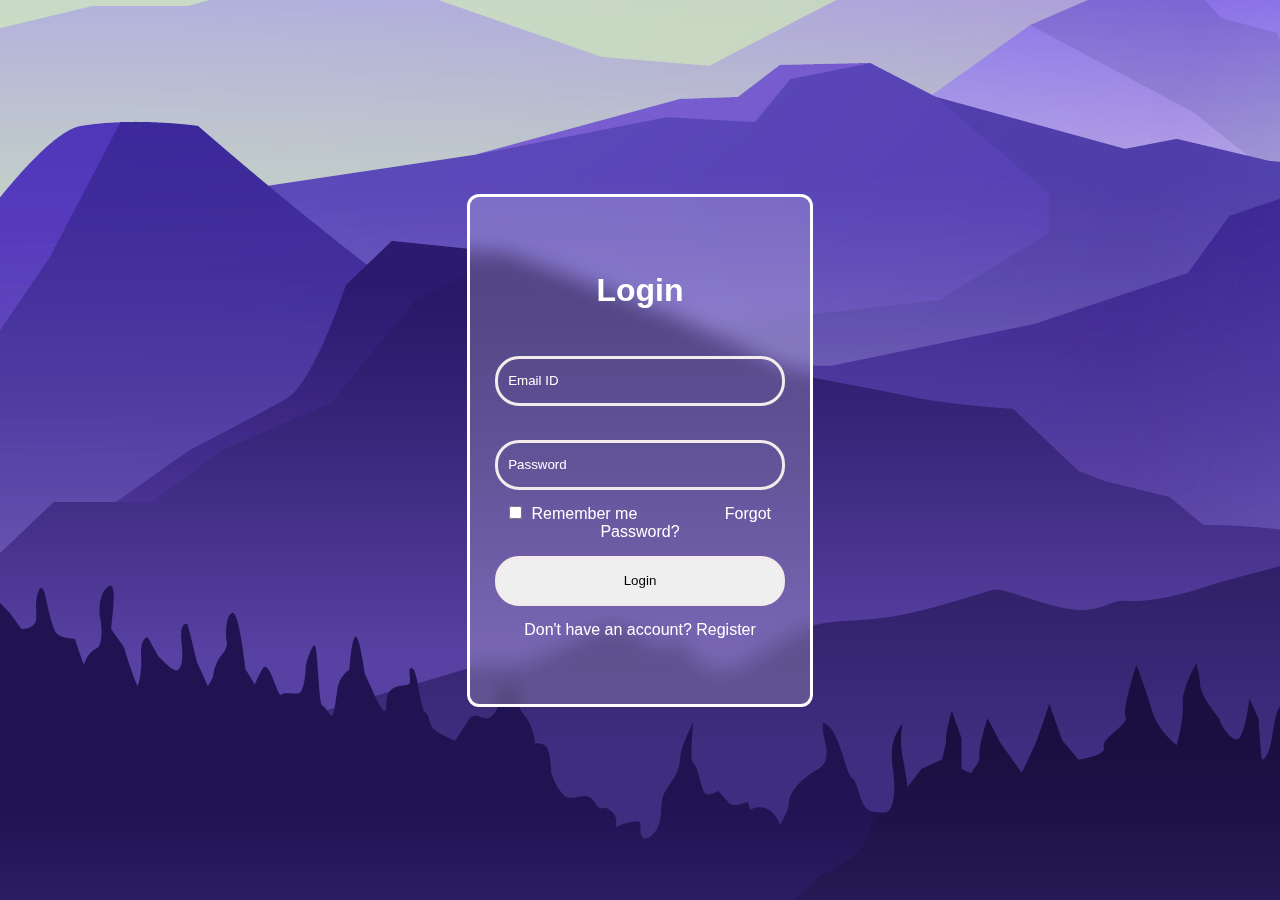
<file: Task-1/index.html>
<!DOCTYPE html>
<html lang="en">
  <head>
    <meta charset="UTF-8" />
    <meta name="viewport" content="width=device-width, initial-scale=1.0" />
    <title>Task-1</title>
    <link rel="stylesheet" href="./style.css" />
    <link
      rel="stylesheet"
      href="https://cdnjs.cloudflare.com/ajax/libs/font-awesome/6.5.2/css/all.min.css"
      integrity="sha512-SnH5WK+bZxgPHs44uWIX+LLJAJ9/2PkPKZ5QiAj6Ta86w+fsb2TkcmfRyVX3pBnMFcV7oQPJkl9QevSCWr3W6A=="
      crossorigin="anonymous"
      referrerpolicy="no-referrer"
    />
  </head>
  <body>
    <div class="background">
      <div class="login">
        <h1>Login</h1>
        <div class="input-box">
          <input
            value="Email ID"
            class="name"
            type="email"
            placeholder="Email ID"
          />

          <i class="fa-solid fa-envelope"></i>
        </div>

        <div class="input-box">
          <input
            value="Password"
            class="name"
            type="text"
            placeholder="Password"
          />
          <i class="fa-solid fa-lock"></i>
        </div>

        <input id="checbox" class="checbox" type="checkbox" />
        <label for="checbox" class="first">Remember me</label>

        <a href="#" class="forgot"> Forgot Password?</a><br />

        <button>Login</button>
        <p>Don't have an account? <a href="/register.html">Register</a></p>
      </div>
    </div>
  </body>
</html>
</file>
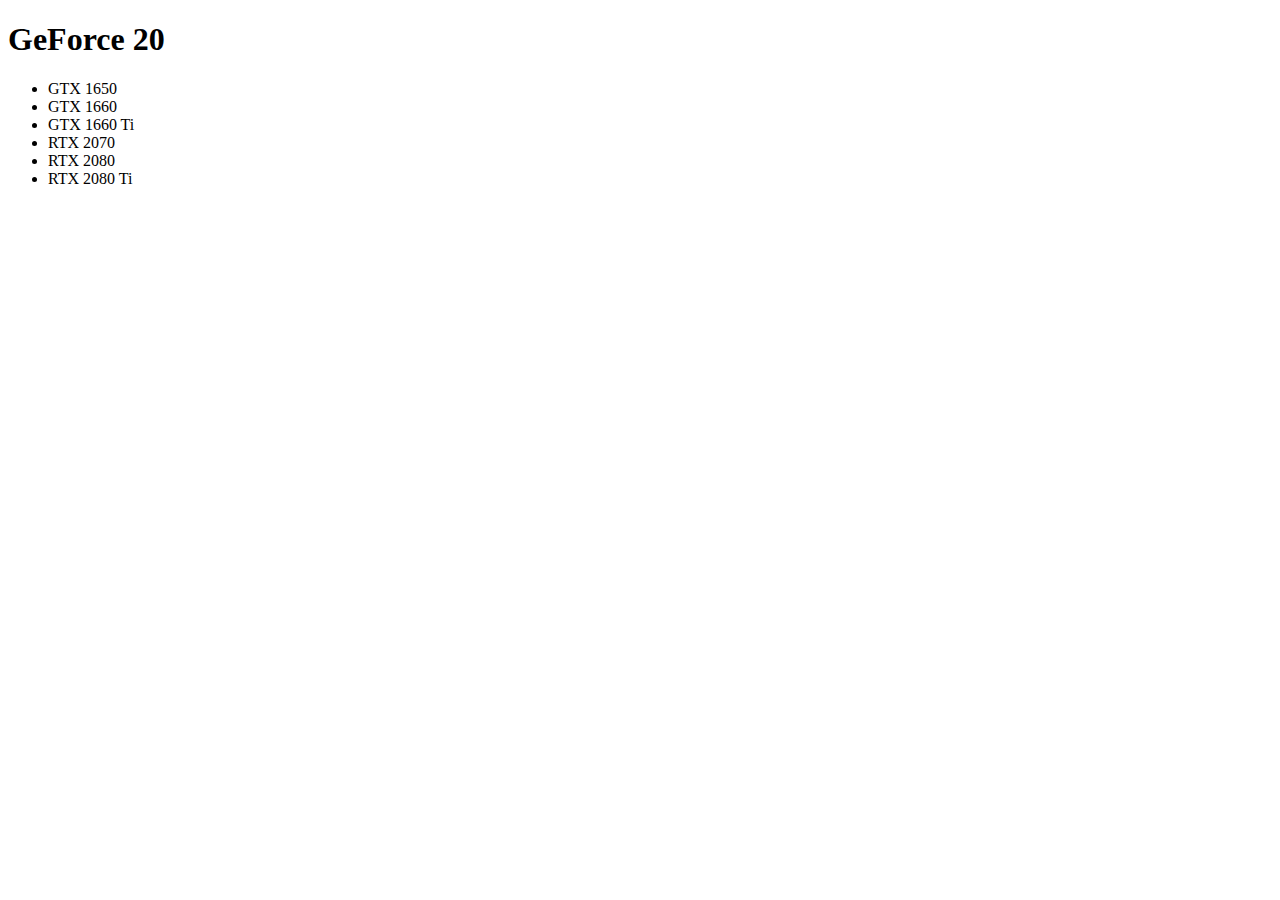
<file: Task-18 (JS DOM)/index.html>
<!DOCTYPE html>
<html lang="en">
<head>
    <meta charset="UTF-8">
    <meta name="viewport" content="width=device-width, initial-scale=1.0">
    <title>JS DOM</title>
</head>
<body>
    <h1>GeForce 20</h1>
<ul>
  <li>GTX 1650</li>
  <li>GTX 1660</li>
  <li class="primary">GTX 1660 Ti</li>
  <li>RTX 2070</li>
  <li>RTX 2080</li>
  <li  id="list" class="primary">RTX 2080 Ti</li>
</ul>
<script src="./app.js"></script>
</body>
</html>
</file>
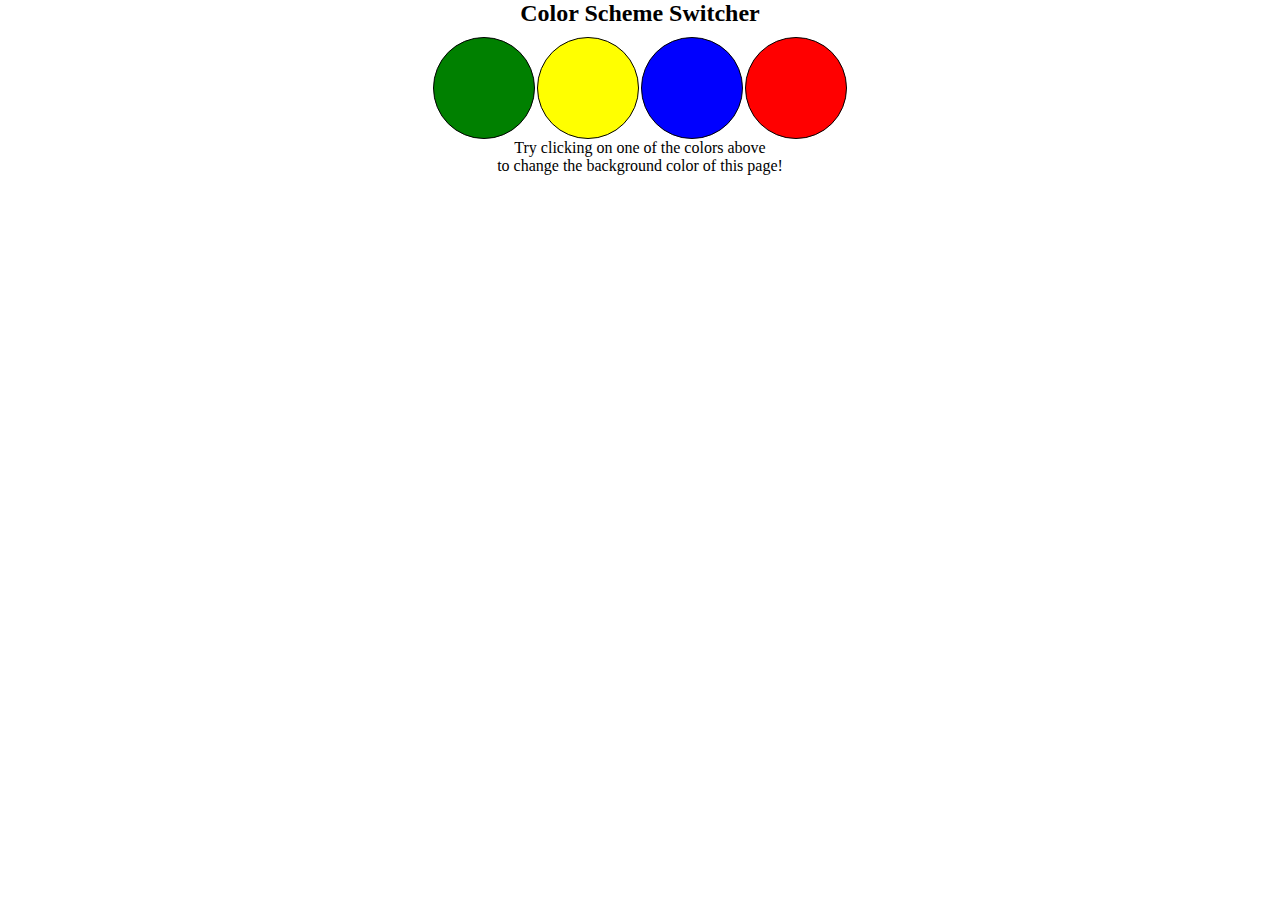
<file: Task-19 (JS DOM-2)/index.html>
<!DOCTYPE html>
<html lang="en">
<head>
    <meta charset="UTF-8">
    <meta name="viewport" content="width=device-width, initial-scale=1.0">
    <title>JS DOM-2</title>
    <link rel="stylesheet" href="./style.css">
</head>
<body>
    <h2 id="heading">Color Scheme Switcher</h2>
    
    <div class="blogs">
        <div id="blog-1" class="blog-1"></div>
        <div id="blog-2" class="blog-2"></div>
        <div id="blog-3" class="blog-3"></div>
        <div id="blog-4" class="blog-4"></div>
    </div>
    <p>Try clicking on one of the colors above <br> to change the background color of this page!</p>
    <script src="./app.js"></script>
</body>
</html>
</file>
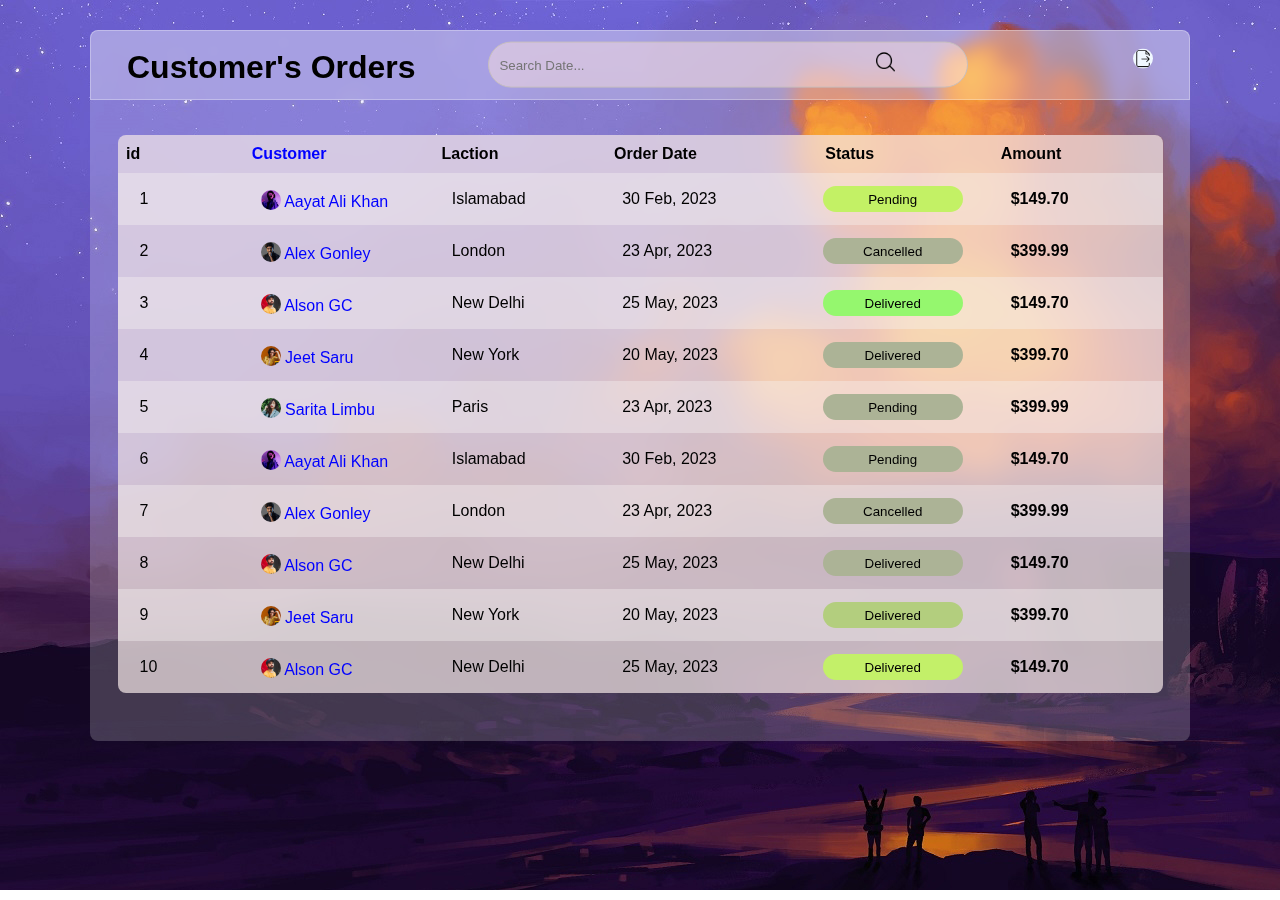
<file: Task-2/index.html>
<!DOCTYPE html>
<html lang="en">
  <head>
    <meta charset="UTF-8" />
    <meta name="viewport" content="width=device-width, initial-scale=1.0" />
    <title>Task-2</title>
    <link rel="stylesheet" href="./style.css" />
    <link
      rel="stylesheet"
      href="https://cdnjs.cloudflare.com/ajax/libs/font-awesome/6.5.2/css/all.min.css"
      integrity="sha512-SnH5WK+bZxgPHs44uWIX+LLJAJ9/2PkPKZ5QiAj6Ta86w+fsb2TkcmfRyVX3pBnMFcV7oQPJkl9QevSCWr3W6A=="
      crossorigin="anonymous"
      referrerpolicy="no-referrer"
    />
  </head>
  <body>
    <div class="background">
      <div class="heading">
        <nav>
          <h1>Customer's Orders</h1>
          <form action="">
            <input type="text" placeholder="Search Date..." />
          </form>
          <img class="search" src="./media/search.png" alt="search" />
          <img class="export" src="./media/export.png" alt="export" />
        </nav>
        <div class="tab-box">
          <table>
            <tr>
              <th>id <i class="fa-solid fa-arrow-up-long"></i></th>
              <th style="color: blue">
                Customer <i class="fa-solid fa-circle-down"></i>
              </th>
              <th>Laction <i class="fa-solid fa-arrow-down-long"></i></th>
              <th>Order Date <i class="fa-solid fa-arrow-down-long"></i></th>
              <th>Status <i class="fa-solid fa-arrow-down-long"></i></th>
              <th>Amount <i class="fa-solid fa-arrow-down-long"></i></th>
            </tr>
            <tr>
              <td>1</td>
              <td style="color: blue">
                <img src="./media/user-4.jpg" alt="user-1" /> Aayat Ali Khan
              </td>
              <td>Islamabad</td>
              <td>30 Feb, 2023</td>
              <td><button class="user-1">Pending</button></td>
              <td><b>$149.70</b></td>
            </tr>
            <tr>
              <td>2</td>
              <td style="color: blue">
                <img src="./media/user-1.jpg" alt="user-1" /> Alex Gonley
              </td>
              <td>London</td>
              <td>23 Apr, 2023</td>
              <td><button>Cancelled</button></td>
              <td><b>$399.99</b></td>
            </tr>
            <tr>
              <td>3</td>
              <td style="color: blue">
                <img src="./media/user-5.jpg" alt="user-3" /> Alson GC
              </td>
              <td>New Delhi</td>
              <td>25 May, 2023</td>
              <td><button class="user-3">Delivered</button></td>
              <td><b>$149.70</b></td>
            </tr>
            <tr>
              <td>4</td>
              <td style="color: blue">
                <img src="./media/user-6.jpg" alt="user-4" /> Jeet Saru
              </td>
              <td>New York</td>
              <td>20 May, 2023</td>
              <td><button class="user-4">Delivered</button></td>
              <td><b>$399.70</b></td>
            </tr>
            <tr>
              <td>5</td>
              <td style="color: blue">
                <img src="./media/user-3.jpg" alt="user-5" /> Sarita Limbu
              </td>
              <td>Paris</td>
              <td>23 Apr, 2023</td>
              <td><button class="user-5">Pending</button></td>
              <td><b>$399.99</b></td>
            </tr>
            <tr>
              <td>6</td>
              <td style="color: blue">
                <img src="./media/user-4.jpg" alt="user-6" /> Aayat Ali Khan
              </td>
              <td>Islamabad</td>
              <td>30 Feb, 2023</td>
              <td><button>Pending</button></td>
              <td><b>$149.70</b></td>
            </tr>
            <tr>
              <td>7</td>
              <td style="color: blue">
                <img src="./media/user-1.jpg" alt="user-7" /> Alex Gonley
              </td>
              <td>London</td>
              <td>23 Apr, 2023</td>
              <td><button>Cancelled</button></td>
              <td><b>$399.99</b></td>
            </tr>
            <tr>
              <td>8</td>
              <td style="color: blue">
                <img src="./media/user-5.jpg" alt="user-8" /> Alson GC
              </td>
              <td>New Delhi</td>
              <td>25 May, 2023</td>
              <td><button>Delivered</button></td>
              <td><b>$149.70</b></td>
            </tr>

            <tr>
              <td>9</td>
              <td style="color: blue">
                <img src="./media/user-6.jpg" alt="user-9" /> Jeet Saru
              </td>
              <td>New York</td>
              <td>20 May, 2023</td>
              <td><button class="user-9">Delivered</button></td>
              <td><b>$399.70</b></td>
            </tr>
            <tr>
              <td>10</td>
              <td style="color: blue">
                <img src="./media/user-5.jpg" alt="user-10" /> Alson GC
              </td>
              <td>New Delhi</td>
              <td>25 May, 2023</td>
              <td><button class="user-10">Delivered</button></td>
              <td><b>$149.70</b></td>
            </tr>
          </table>
        </div>
      </div>
    </div>
  </body>
</html>
</file>
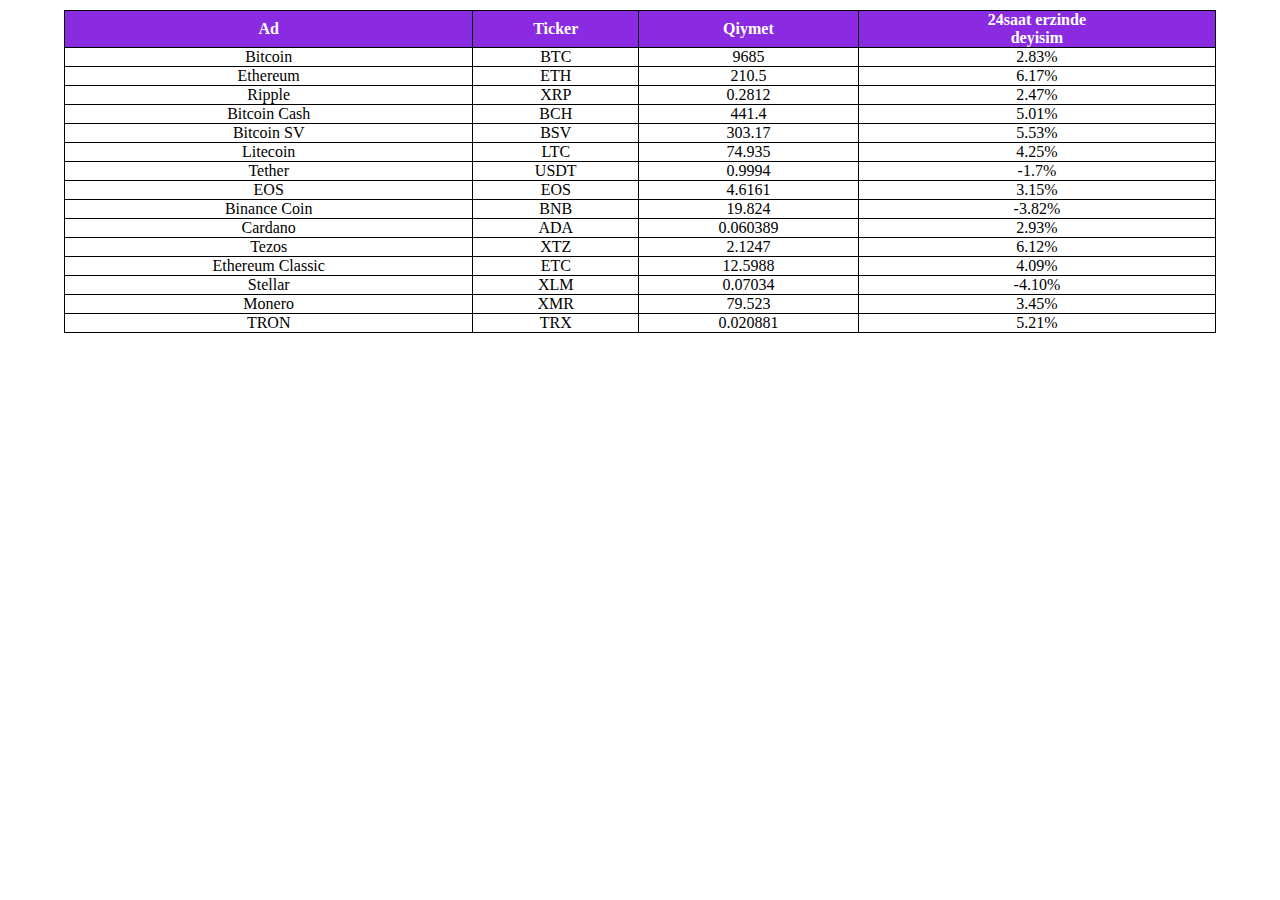
<file: Task-20 (JS DOM-3)/index.html>
<!DOCTYPE html>
<html lang="en">
<head>
  <meta charset="UTF-8">
  <meta name="viewport" content="width=device-width, initial-scale=1.0">
  <title>Js DOM-3</title>
  <link rel="stylesheet" href="./style.css">
</head>
<body>
  <div class="table-container">
    <table>
      <thead class="first-table">
        <tr>
            <th>Ad</th>
            <th>Ticker</th>
            <th>Qiymet</th>
            <th>24saat erzinde <br> deyisim</th>
          </tr>
      </thead>
      <thead id="table-js">
    </thead>
    </table>
  </div>

  <script src="./app.js"></script>
</body>
</html>
</file>
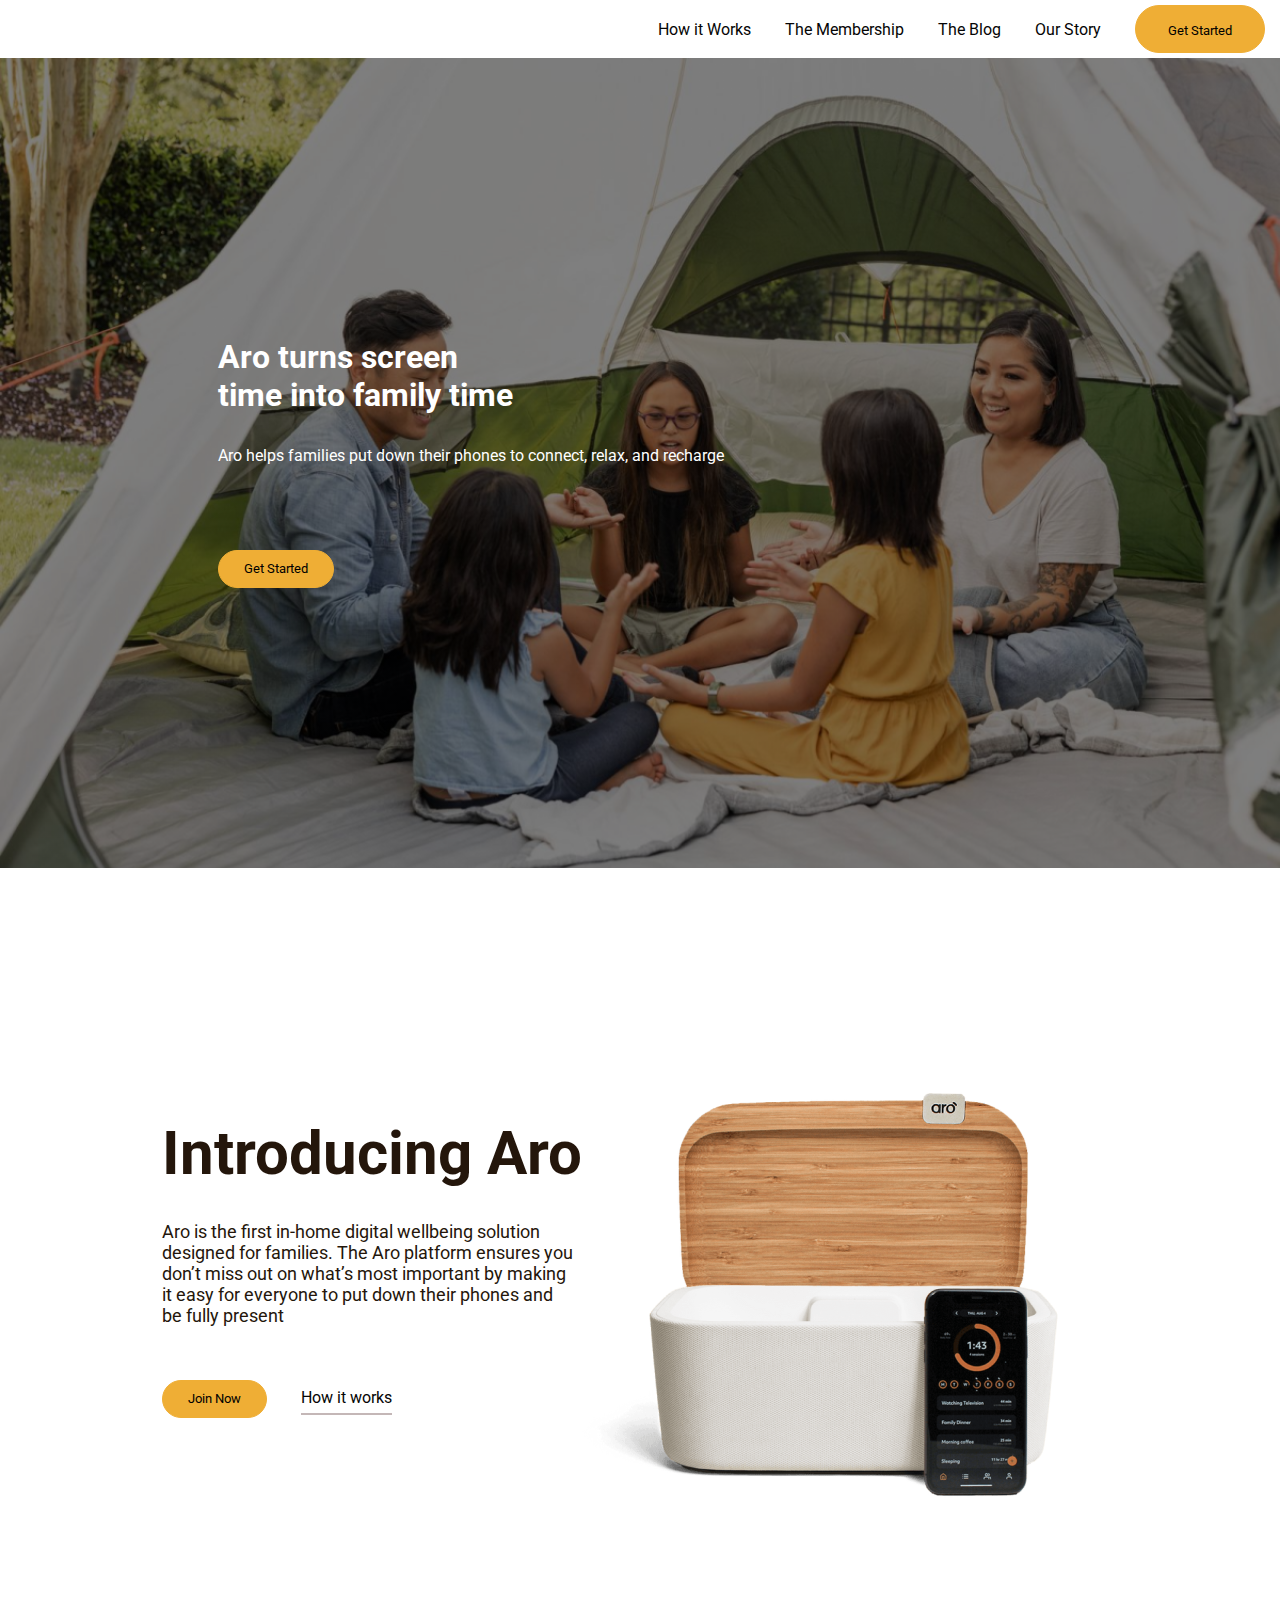
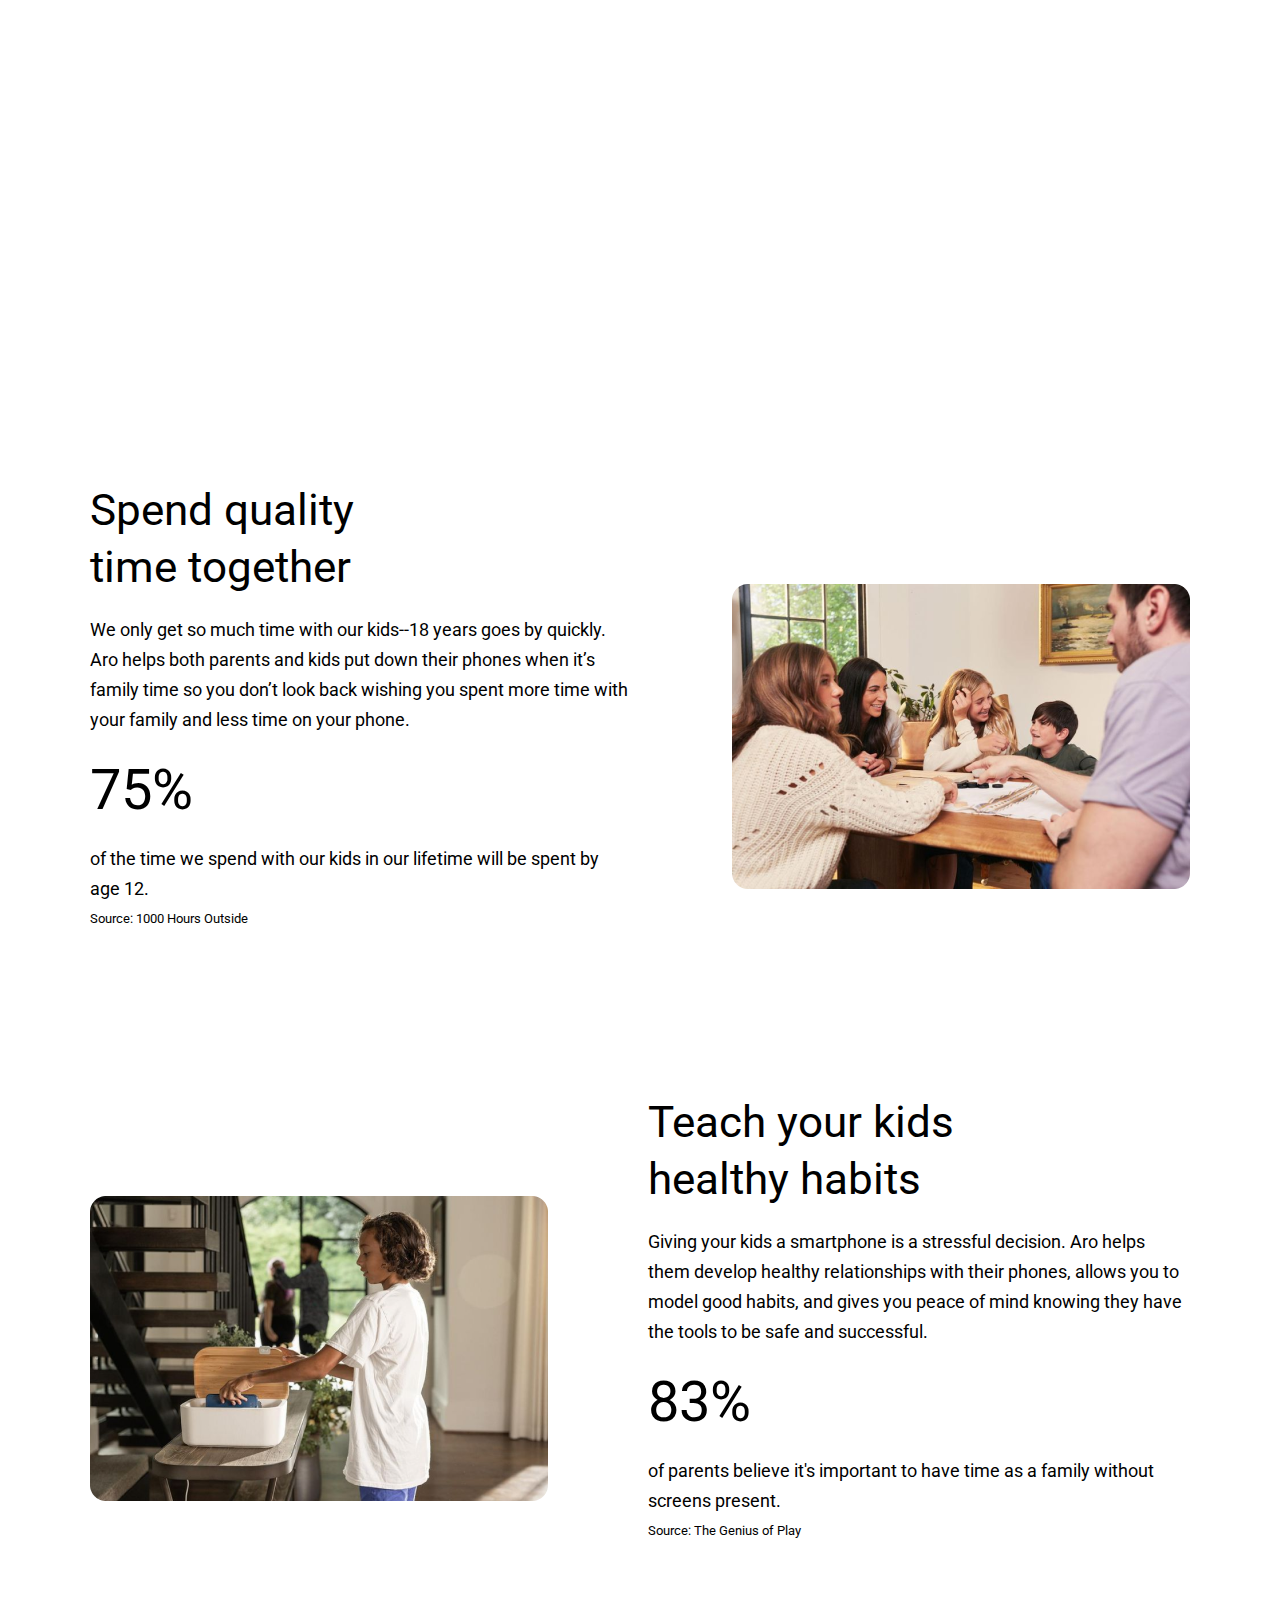
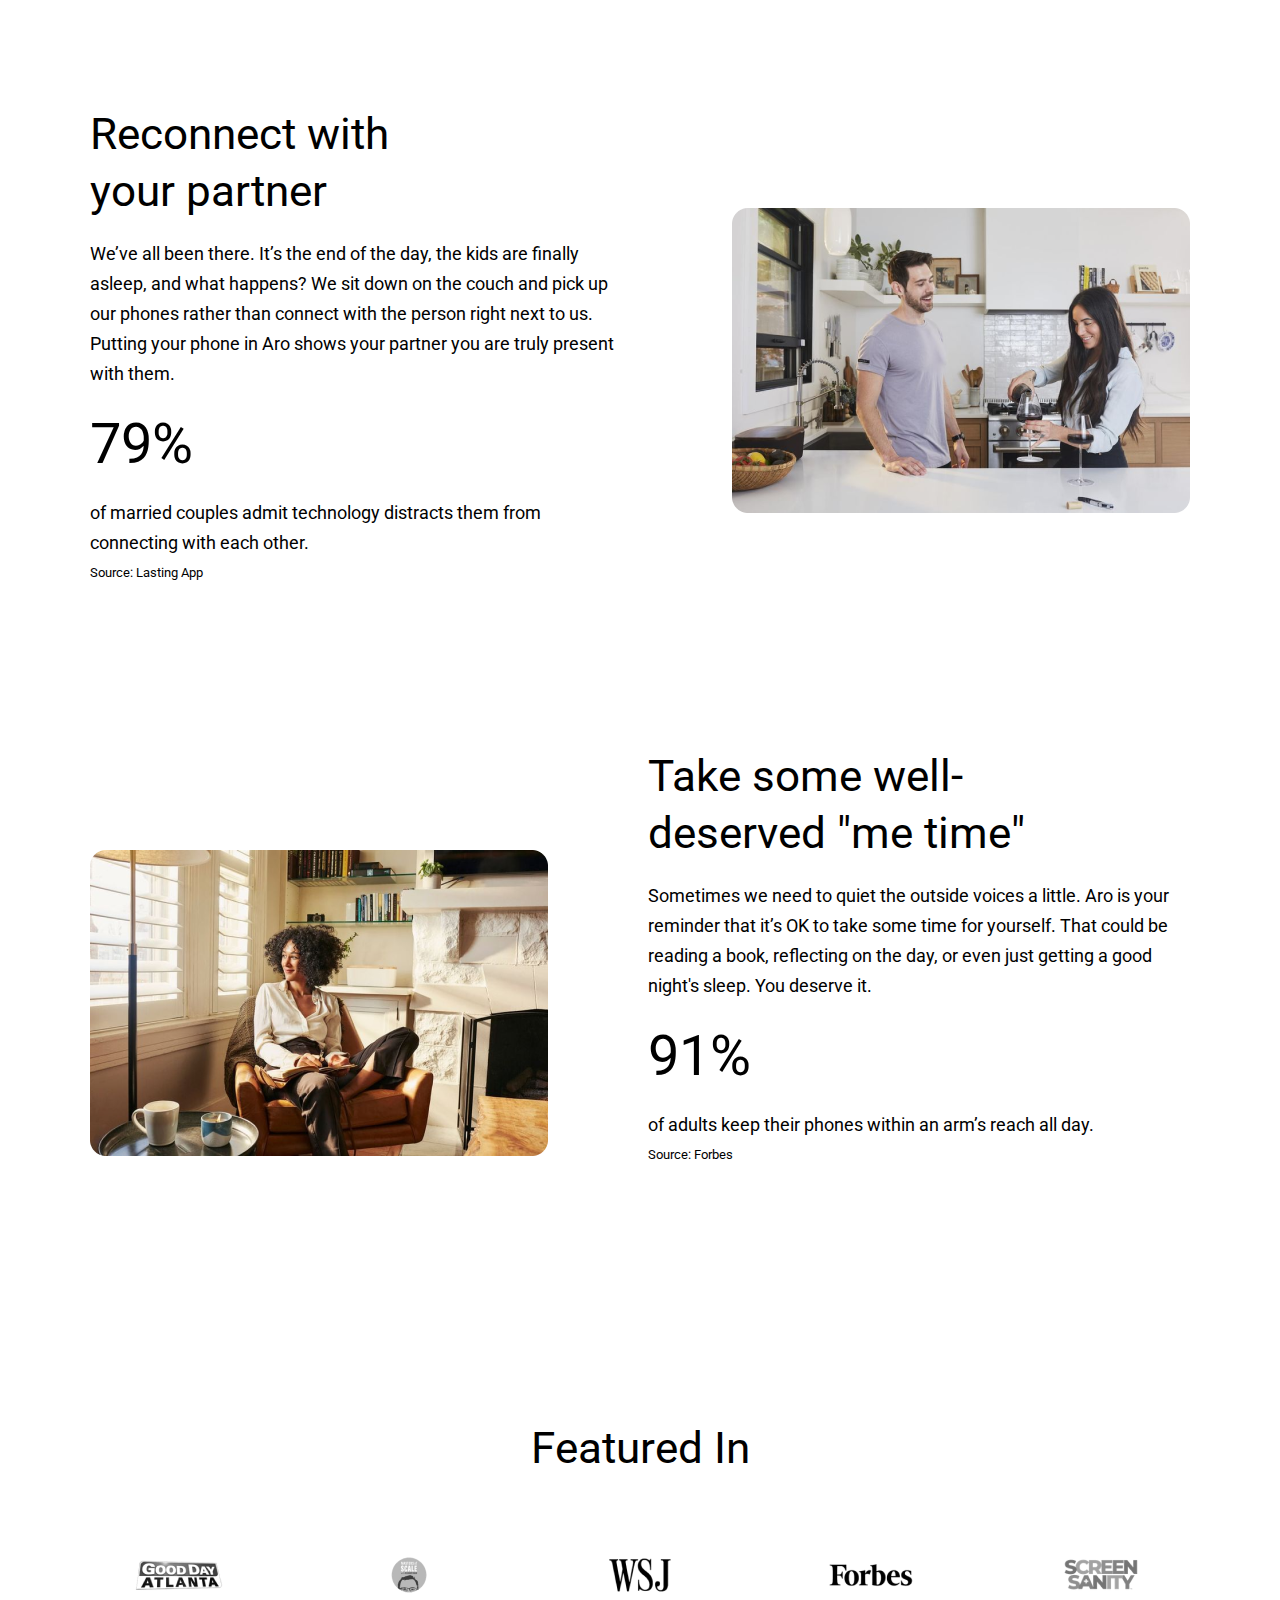
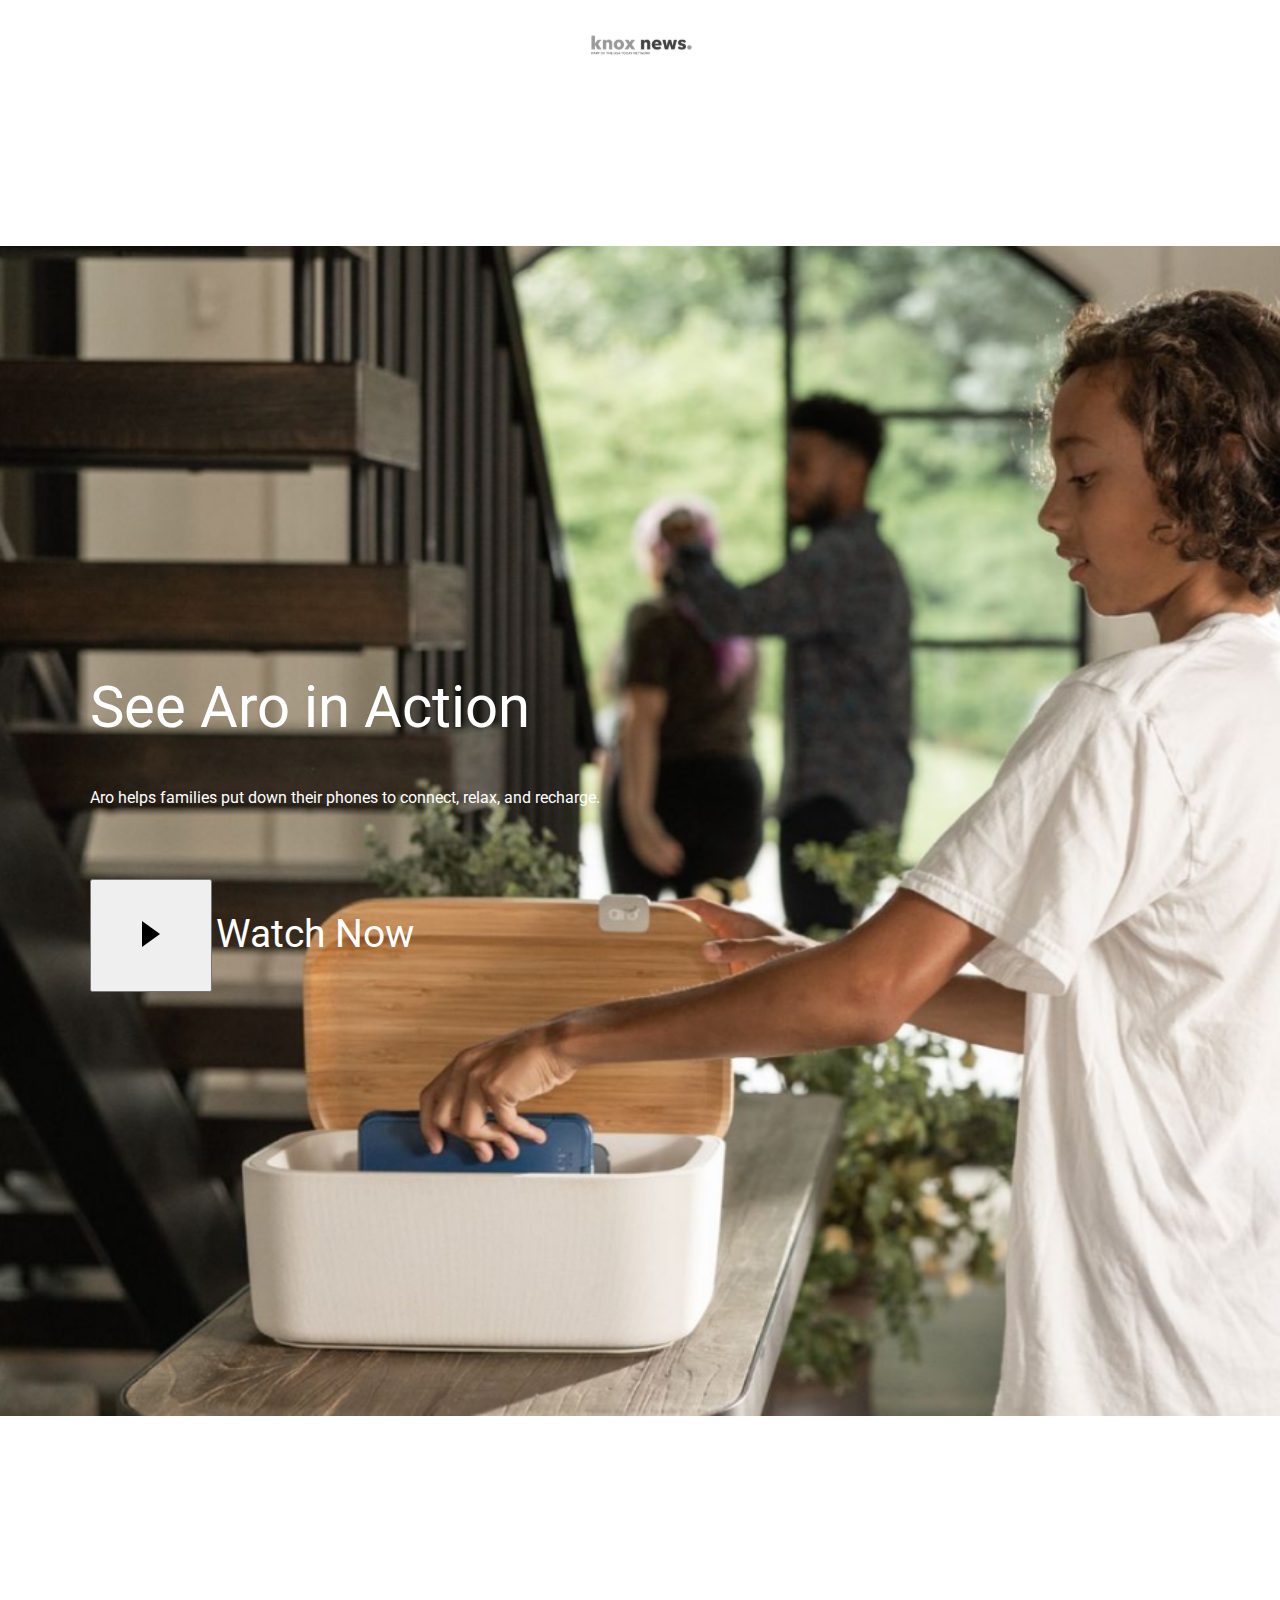
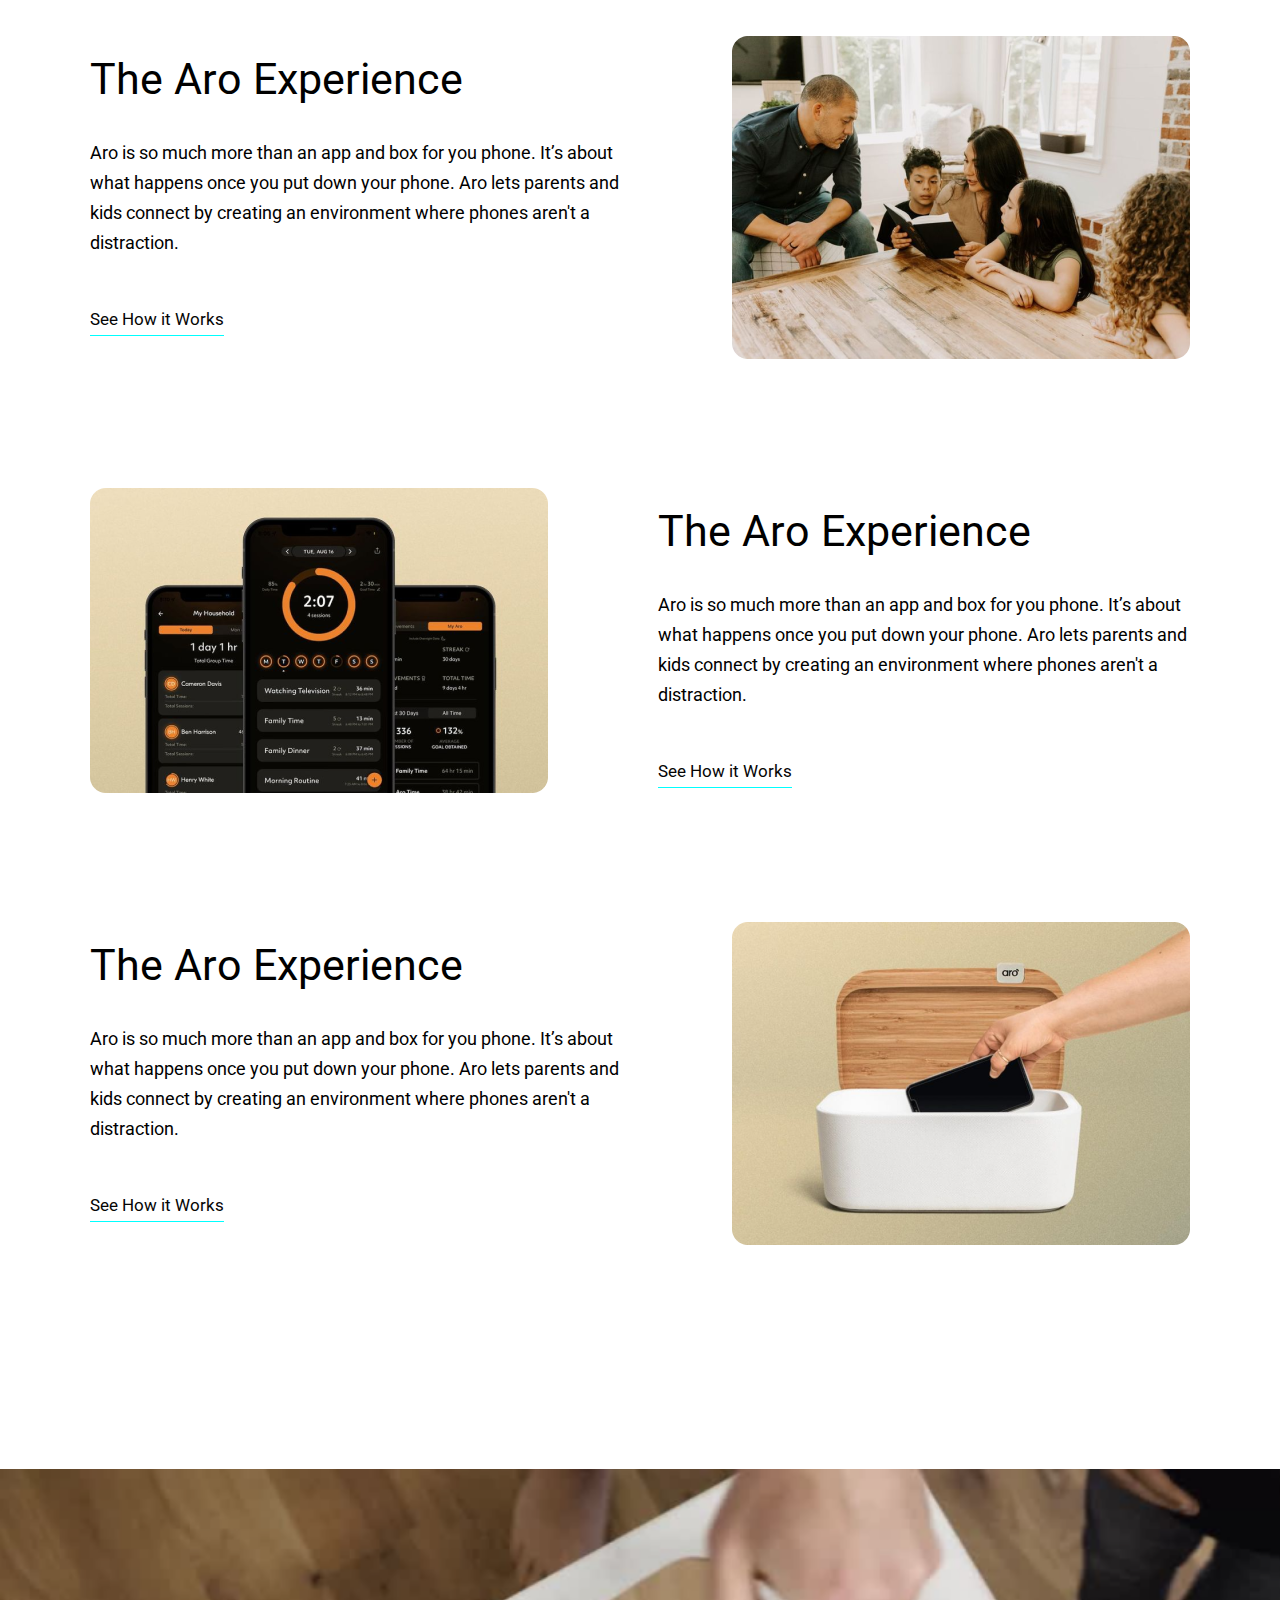
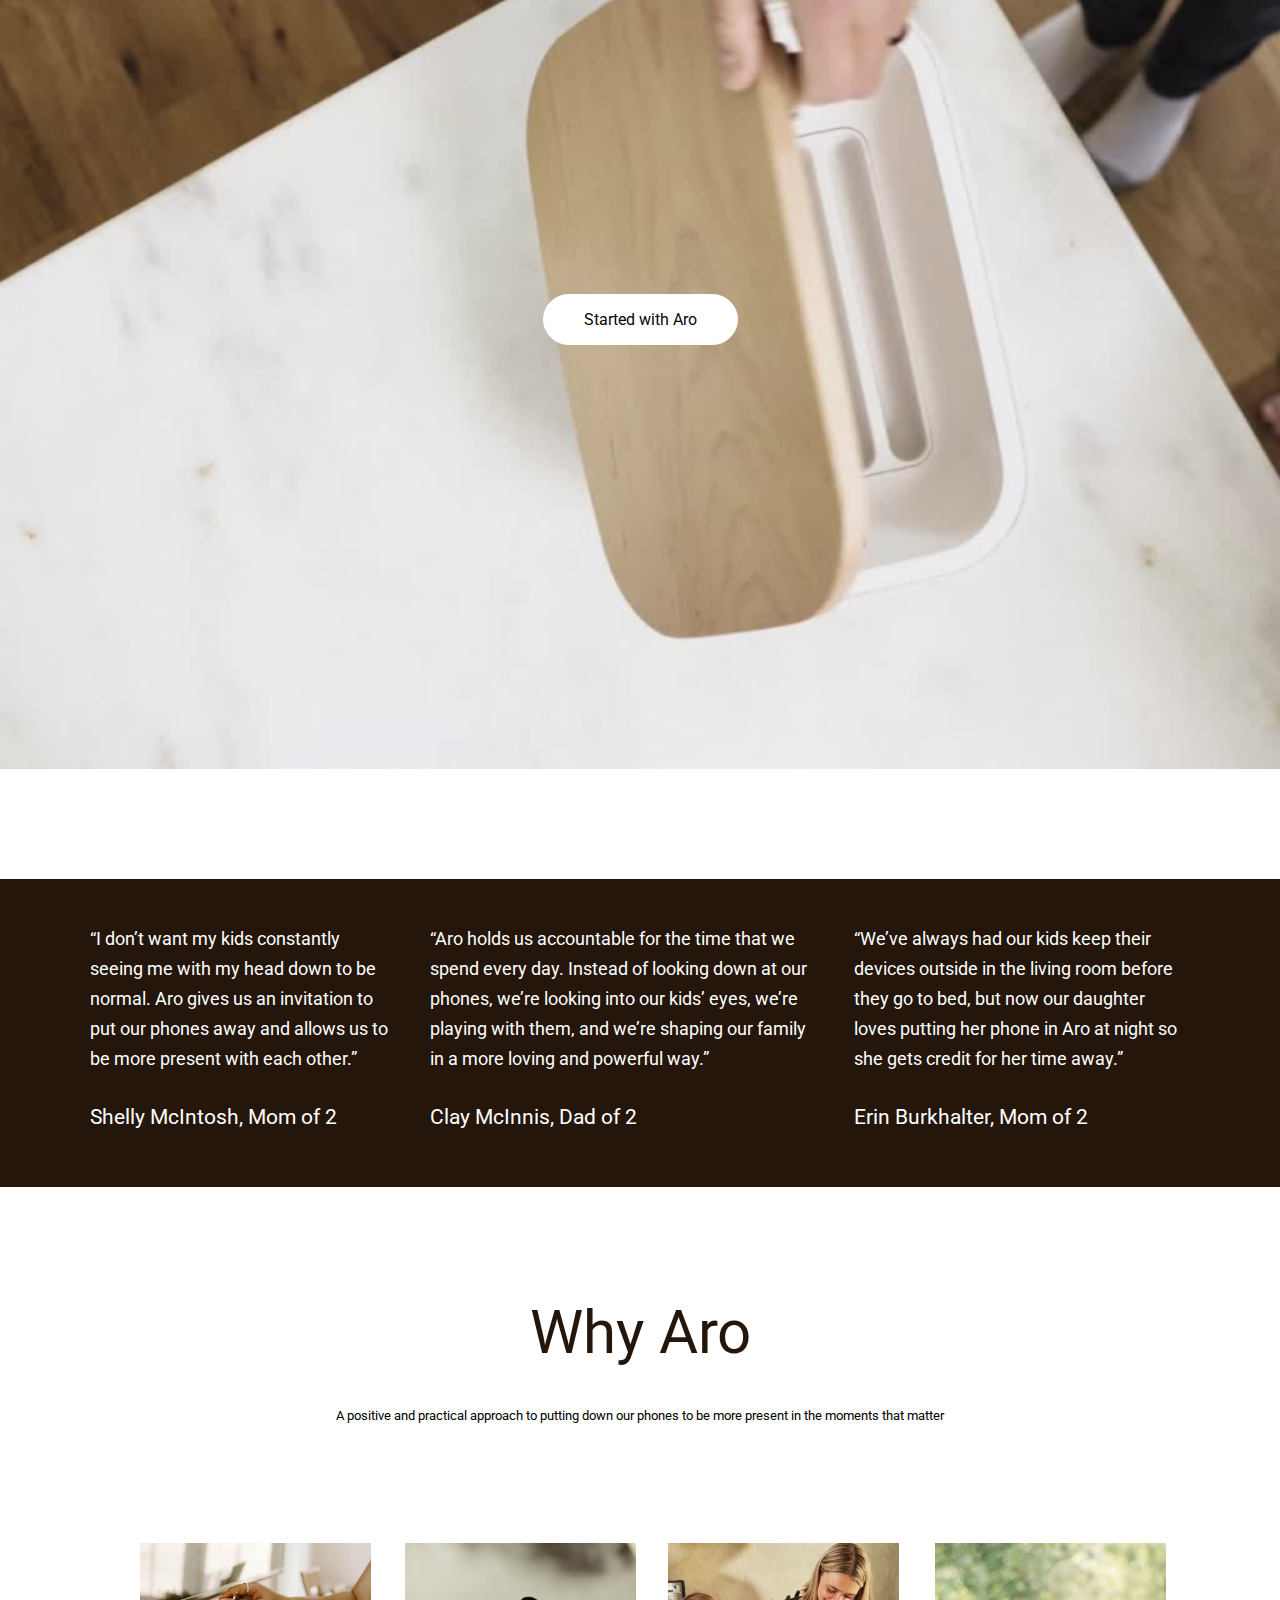
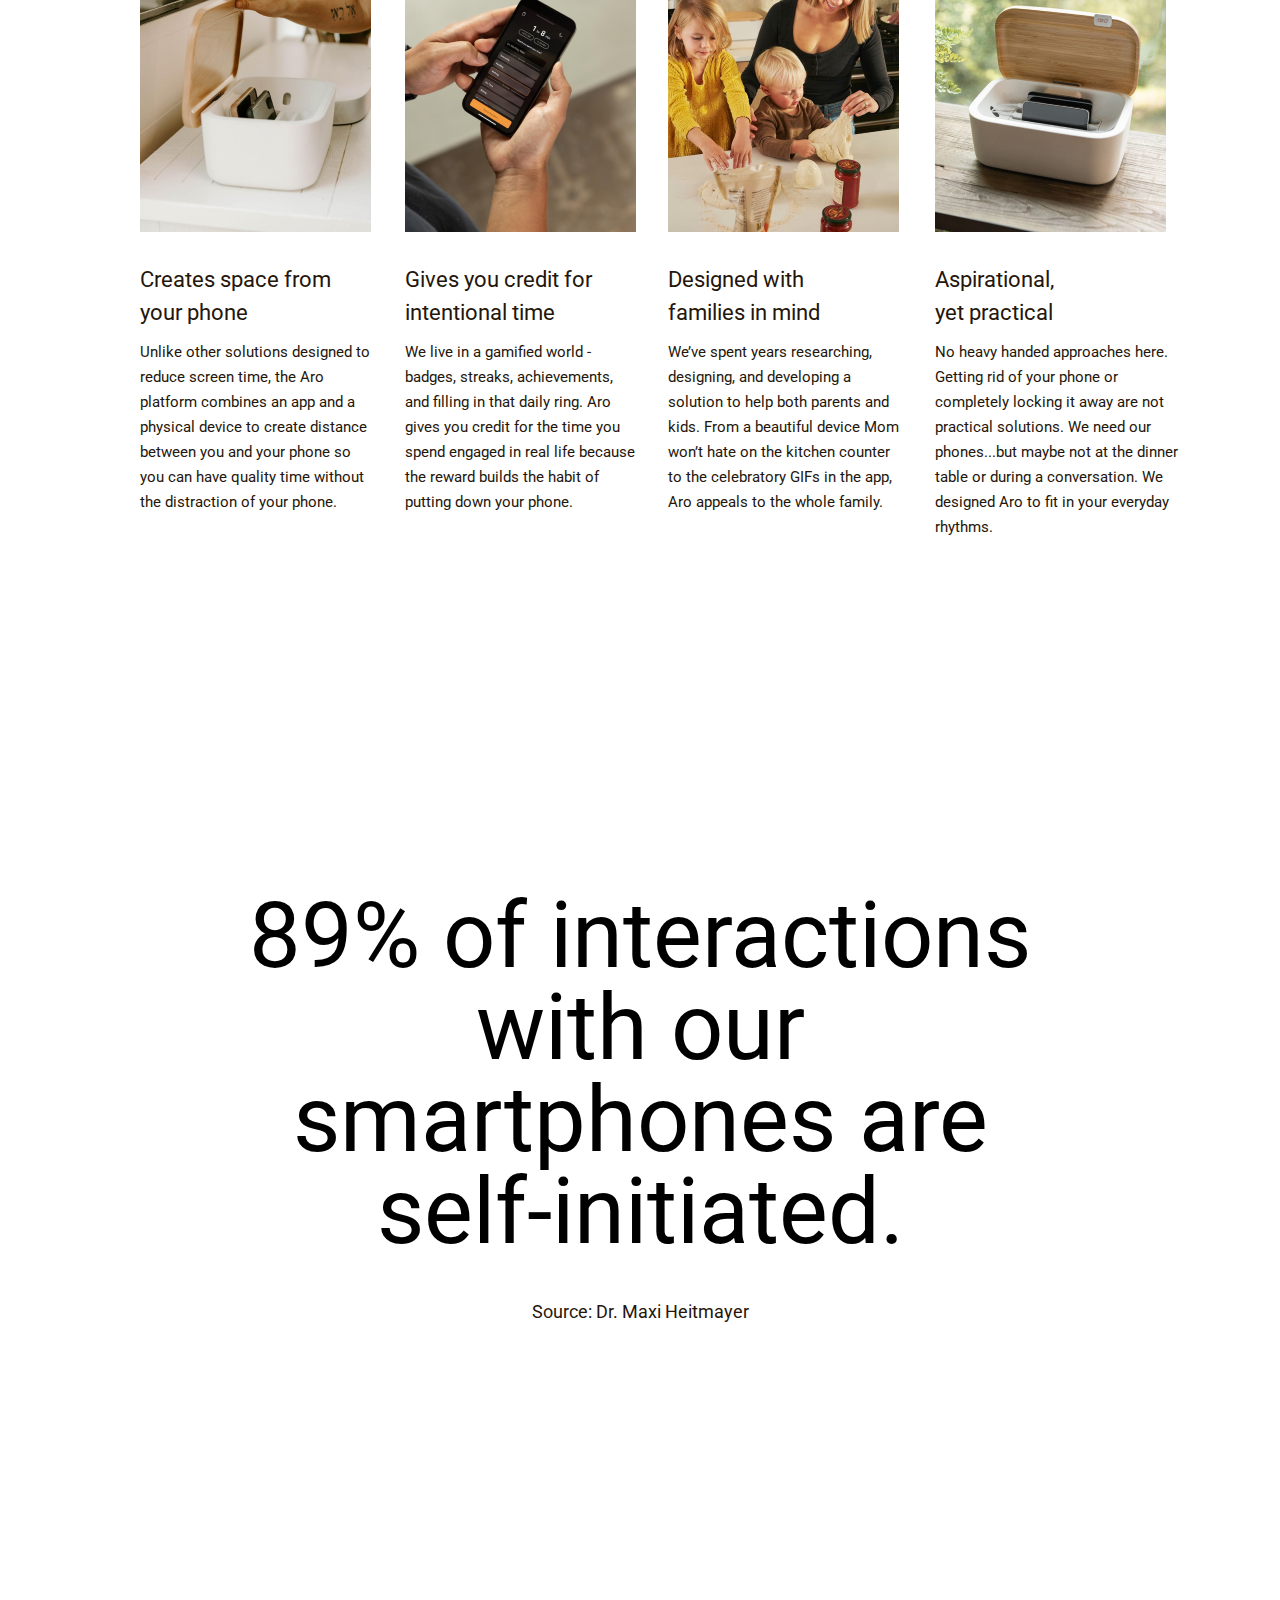
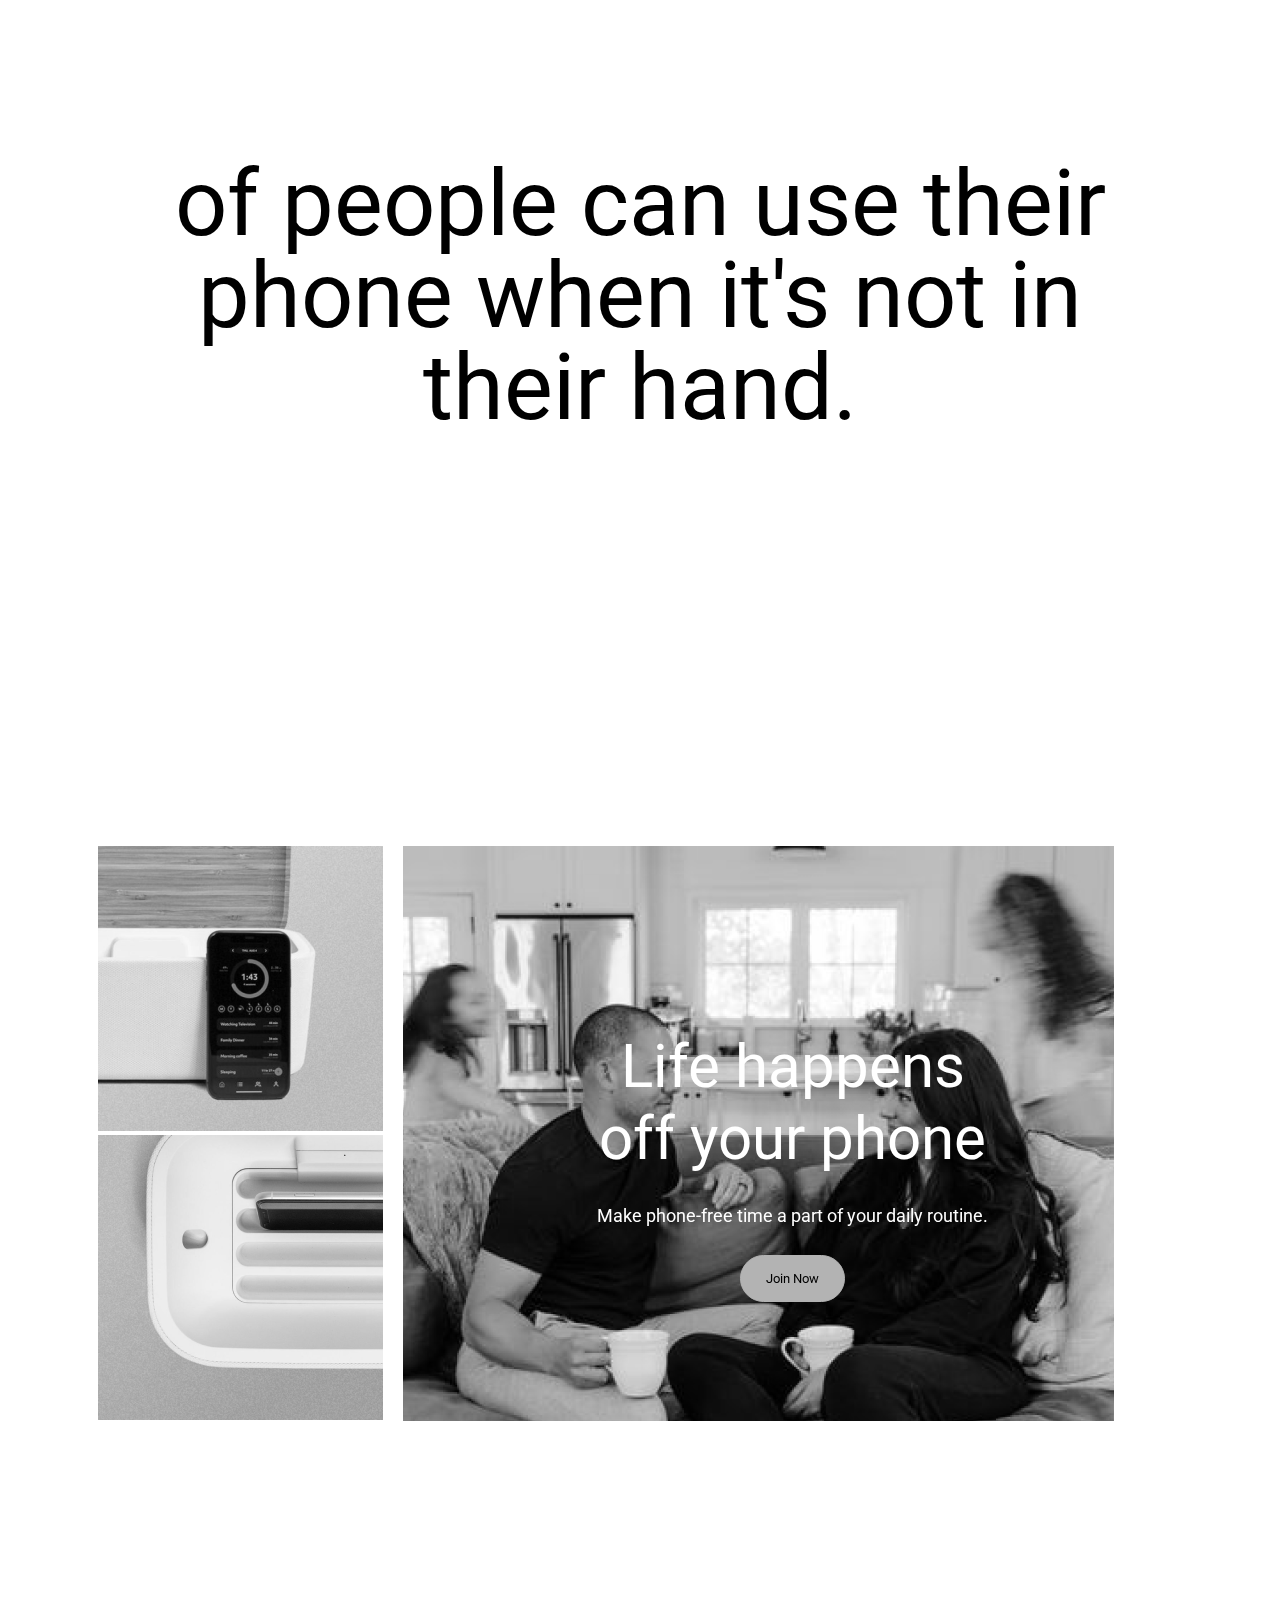
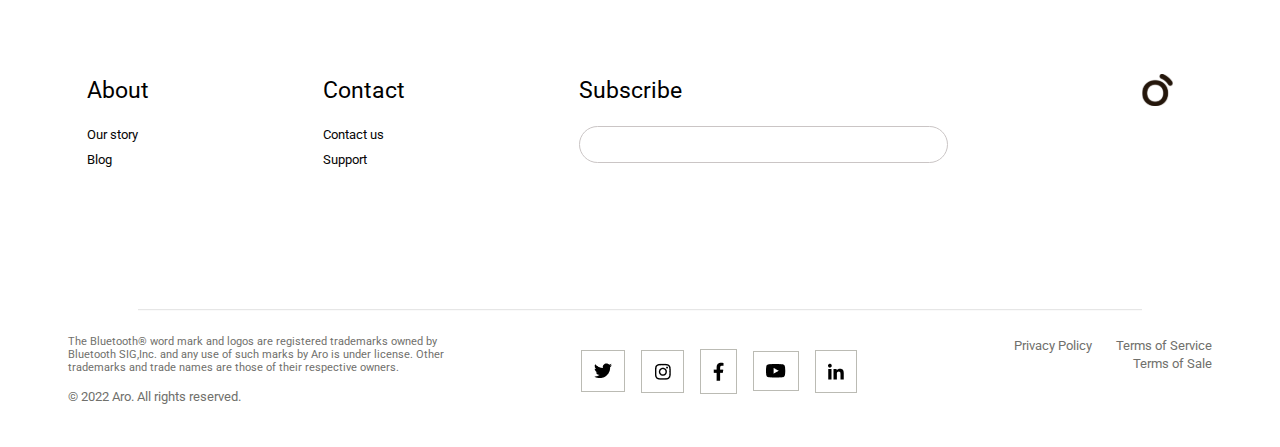
<file: Task-3/index.html>
<!DOCTYPE html>
<html lang="en">
<head>
    <meta charset="UTF-8">
    <meta name="viewport" content="width=device-width, initial-scale=1.0">
    <link rel="stylesheet" href="./style.css">
    <link rel="preconnect" href="https://fonts.googleapis.com">
   <link rel="preconnect" href="https://fonts.gstatic.com" crossorigin>
   <link href="https://fonts.googleapis.com/css2?family=Roboto&display=swap" rel="stylesheet">
   <link rel="stylesheet" href="./media.css">
    <title>Task-3</title>
</head>
<body>
    <div class="container">
        <nav>
            <a href="#">How it Works</a>
            <a href="#">The Membership</a>
            <a href="#">The Blog</a>
            <a href="#">Our Story</a>
            <button>Get Started</button>
        </nav>
        <div class="background">
            <div class="background-content">
                <h1>Aro turns screen <br> time into family time</h1>
                <p>Aro helps families put down their phones to connect, relax, and recharge</p>
                <button>Get Started</button>
            </div>
        </div>
        <!-- section -->

        <section class="intro">
            <div class="content-text">
                <h2>Introducing Aro</h2>
                <p>Aro is the first in-home digital wellbeing solution <br>designed for families. The Aro platform ensures you <br>don’t miss out on what’s most important by making <br>it easy for everyone to put down their phones and <br>be fully present</p>
                <button>Join Now</button> <a href="#">How it works</a>
            </div>
            <div class="content-image">
                <img src="./assets/images/intro.img.png" alt="inro">
            </div>
        </section>

        <section class="content">
         <div class="card">
            <div class="card-text">
                <h2>Spend quality <br>time together</h2>
                <p>We only get so much time with our kids--18 years goes by quickly. Aro helps both parents and kids put down their phones when it’s family time so you don’t look back wishing you spent more time with your family and less time on your phone.</p>
                <b>75%</b>
                <p>of the time we spend with our kids in our lifetime will be spent by age 12.</p>
                <span>Source: 1000 Hours Outside</span>
            </div>
            <div class="card-image">
                <img src="./assets/images/card-image-1.png" alt="">
            </div>
         </div>

          <div class="card">
            <div class="card-image">
                <img src="./assets/images/card-image-2.png" alt="">
            </div>
            <div class="card-text"> 
                <h2>Teach your kids <br>healthy habits</h2>
                <p>Giving your kids a smartphone is a stressful decision. Aro helps them develop healthy relationships with their phones, allows you to model good habits, and gives you peace of mind knowing they have the tools to be safe and successful.</p>
                <b>83%</b>
                <p>of parents believe it's important to have time as a family without screens present.</p>
                <span>Source: The Genius of Play</span>
            </div>
          </div>
          <div class="card">
            <div class="card-text">
                <h2>Reconnect with <br>your partner</h2>
                <p>We’ve all been there. It’s the end of the day, the kids are finally asleep, and what happens? We sit down on the couch and pick up our phones rather than connect with the person right next to us. Putting your phone in Aro shows your partner you are truly present with them.​</p>
                <b>79%</b>
                <p>of married couples admit technology distracts them from connecting with each other.</p>
                <span>Source: Lasting App</span>
            </div>
            <div class="card-image">
                <img src="./assets/images/card-image-3.png" alt="">
            </div>
         </div>
         
         <div class="card">
            <div class="card-image">
                <img src="./assets/images/card-image-4.png" alt="">
            </div>
            <div class="card-text"> 
                <h2>Take some well- <br>deserved "me time"</h2>
                <p>Sometimes we need to quiet the outside voices a little. Aro is your reminder that it’s OK to take some time for yourself. That could be reading a book, reflecting on the day, or even just getting a good night's sleep. You deserve it.</p>
                <b>91%</b>
                <p>of adults keep their phones within an arm’s reach all day.</p>
                <span>Source: Forbes</span>
            </div>
          </div>
        </section>
        <section class="partner">
            <h3>Featured In</h3>
            <div class="partner-logo">
                <img src="./assets/images/partner-1.png" alt="partner-1">
                <img src="./assets/images/partner-2.png" alt="partner-2">
                <img src="./assets/images/partner-3.png" alt="partner-3">
                <img src="./assets/images/partner-4.png" alt="partner-4">
                <img src="./assets/images/partner-5.png" alt="partner-5">
            </div>
            <svg width="104" height="36" viewBox="0 0 104 36" fill="none" xmlns="http://www.w3.org/2000/svg" xmlns:xlink="http://www.w3.org/1999/xlink">
                <path d="M0 0H104V36H0V0Z" fill="url(#pattern0_1_31)"/>
                <defs>
                <pattern id="pattern0_1_31" patternContentUnits="objectBoundingBox" width="1" height="1">
                <use xlink:href="#image0_1_31" transform="matrix(0.00561798 0 0 0.0162297 0 0.118602)"/>
                </pattern>
                <image id="image0_1_31" width="178" height="47" xlink:href="[data-uri]"/>
                </defs>
                </svg>                
        </section>

        <!--Next background-->
        <div class="center-background">
           <div class="background-text">
            <h3>See Aro in Action</h3>
            <p>Aro helps families put down their phones to connect, relax, and recharge.</p>
            <button><svg width="18" height="26" viewBox="0 0 18 26" fill="none" xmlns="http://www.w3.org/2000/svg">
                <g clip-path="url(#clip0_1_35)">
                <path d="M0 0L18 13L0 26V0Z" fill="black"/>
                </g>
                <defs>
                <clipPath id="clip0_1_35">
                <rect width="18" height="26" fill="white"/>
                </clipPath>
                </defs>
                </svg>
                </button> <a href="#">Watch Now </a>
           </div>
        </div>
        <section class="main">
            <div class="main-card">
                <div class="main-card-text">
                    <h2>The Aro Experience</h2>
                    <p>Aro is so much more than an app and box for you phone. It’s about what happens once you put down your phone. Aro lets parents and kids connect by creating an environment where phones aren't a distraction.</p>
                    <a href="#">See How it Works</a>
                </div>
                <div class="main-card-image">
                    <img src="./assets/images/main-card-1.png" alt="main-card-1">
                </div>
            </div>
            <div class="main-card">
                <div class="main-card-image">
                    <img src="./assets/images/main-card-2.png" alt="main-card-2">
                </div>
                <div class="main-card-text">
                    <h2 >The Aro Experience</h2>
                    <p>Aro is so much more than an app and box for you phone. It’s about what happens once you put down your phone. Aro lets parents and kids connect by creating an environment where phones aren't a distraction.</p>
                    <a href="#">See How it Works</a>
                </div>
            </div>
            <div class="main-card">
                <div class="main-card-text">
                    <h2>The Aro Experience</h2>
                    <p>Aro is so much more than an app and box for you phone. It’s about what happens once you put down your phone. Aro lets parents and kids connect by creating an environment where phones aren't a distraction.</p>
                    <a href="#">See How it Works</a>
                </div>
                <div class="main-card-image">
                    <img src="./assets/images/main-card-3.png" alt="main-card-3">
                </div>
            </div>
        </section>
               <!-- last-background -->
        <section class="last-background">
                <a href="">Started with Aro</a>
        </section>
         
                   <!-- Text -->
        <section class="lorem-text">
            <div class="text">
                <p class="first">“I don’t want my kids constantly seeing me with my head down to be normal. Aro gives us an invitation to put our phones away and allows us to be more present with each other.”</p>
                <strong class="first">Shelly McIntosh, Mom of 2</strong>
            </div>
            <div class="text">
                <p>“Aro holds us accountable for the time that we spend every day. Instead of looking down at our phones, we’re looking into our kids’ eyes, we’re playing with them, and we’re shaping our family in a more loving and powerful way.”</p>
                <strong>Clay McInnis, Dad of 2</strong>
            </div>
            <div class="text">
                <p>“We’ve always had our kids keep their devices outside in the living room before they go to bed, but now our daughter loves putting her phone in Aro at night so she gets credit for her time away.”</p>
                <strong>Erin Burkhalter, Mom of 2</strong>
            </div>
        </section>
         
        <!-- blog-post -->
        <div class="blog-heading">
            <h3>Why Aro</h3>
            <p>A positive and practical approach to putting down our phones to be more present in the moments that matter</p>
        </div>
        <section class="blog">
            <div class="blog-post">
                <img src="./assets/images/blog-1.png" alt="blog-1">
                <h4>Creates space from <br> your phone</h4>
                <p>Unlike other solutions designed to reduce screen time, the Aro platform combines an app and a physical device to create distance between you and your phone so you can have quality time without the distraction of your phone.</p>
            </div>
            <div class="blog-post">
                <img src="./assets/images/blog-2.png" alt="blog-2">
                <h4>Gives you credit for <br> intentional time</h4>
                <p>We live in a gamified world - badges, streaks, achievements, and filling in that daily ring. Aro gives you credit for the time you spend engaged in real life because the reward builds the habit of putting down your phone.</p>
            </div>
            <div class="blog-post">
                <img src="./assets/images/blog-3.png" alt="blog-3">
                <h4>Designed with <br> families in mind</h4>
                <p>We’ve spent years researching, designing, and developing a solution to help both parents and kids. From a beautiful device Mom won’t hate on the kitchen counter to the celebratory GIFs in the app, Aro appeals to the whole family.</p>
            </div>
            <div class="blog-post">
                <img src="./assets/images/blog-4.png" alt="blog-4">
                <h4>Aspirational, <br> yet practical</h4>
                <p>No heavy handed approaches here. Getting rid of your phone or completely locking it away are not practical solutions. We need our phones...but maybe not at the dinner table or during a conversation. We designed Aro to fit in your everyday rhythms.</p>
            </div>
        </section>
        <section class="subtitle">
            <h5>89% of interactions <br> with our <br> smartphones are <br> self-initiated.</h5>
            <p>Source: Dr. Maxi Heitmayer</p>
            <h5>of people can use their <br> phone when it's not in <br> their hand.</h5>
        </section>
                    <!-- sub-img -->

        <section class="sub-img">
            <div class="img-card-first">
                <img src="./assets/images/grid-img-1.png" alt="grid-img-1"><br>
                <img src="./assets/images/grid-img-2.png" alt="grid-img-2">
          </div>
            <div class="img-card-last">
                <span>Life happens <br> off your phone</span>
                <p>Make phone-free time a part of your daily routine.</p>
                <button>Join Now</button>
            </div>
        </section>
        <section class="list">
            <div class="list-text">
                <p>About</p>
                <a href="#">Our story</a>
                <a href="#">Blog</a>
            </div>
            <div class="list-text">
                <p>Contact</p>
                <a href="#">Contact us</a>
                <a href="#">Support</a>
            </div>
            <div class="list-text">
                <p>Subscribe</p>
               <form >
                <input  type="text">
               </form>
            </div>
            <div class="list-text">
                <svg width="71" height="32" viewBox="0 0 71 32" fill="none" xmlns="http://www.w3.org/2000/svg" xmlns:xlink="http://www.w3.org/1999/xlink">
                    <path d="M0 0H71V32H0V0Z" fill="url(#pattern0_1_71)"/>
                    <defs>
                    <pattern id="pattern0_1_71" patternContentUnits="objectBoundingBox" width="1" height="1">
                    <use xlink:href="#image0_1_71" transform="matrix(0.00308702 0 0 0.00684932 0.286996 0)"/>
                    </pattern>
                    <image id="image0_1_71" width="138" height="146" xlink:href="[data-uri]"/>
                    </defs>
                    </svg>                    
            </div>
        </section>
         <div class="top-icon">
            <img src="./assets/icons/Rectangle.png" alt="">
         </div>
        <footer>
            <div class="footer-blog">
                <p>The Bluetooth® word mark and logos are registered trademarks owned by <br> Bluetooth SIG,Inc. and any use of such marks by Aro is under license. Other <br> trademarks and trade names are those of their respective owners.</p>
                <strong>© 2022 Aro. All rights reserved.</strong>
            </div>
            <div class="footer-icon">
              <img src="./assets/icons/twitter.png" alt="twitter">
              <img src="./assets/icons/instagram.png" alt="instagram">
              <img src="./assets/icons/facebook.png" alt="facebook">
              <img src="./assets/icons/youtube.png" alt="youtube">
              <img src="./assets/icons/linkedin.png" alt="linkedin">
            </div>
            <div class="footer-blog">
                <a href="#">Privacy Policy</a>
                <a href="#">Terms of Service</a><br>
                <span><a href="#">Terms of Sale</a></span>
            </div>
        </footer>
    </div>
</body>
</html>
</file>
<file: Task-1/style.css>
* {
  margin: 0;
  padding: 0;
  box-sizing: border-box;
  font-family: "Roboto Condensed", sans-serif;
}

a {
  text-decoration: none;
  color: inherit;
}

.background {
  background-image: url("./login-bg.png");
  background-repeat: repeat;
  background-position-y: bottom;
  width: 100%;
  height: 100vh;
  display: flex;
  align-items: center;
  justify-content: center;
}

.login {
  font-family: "Roboto Condensed", sans-serif;
  text-align: center;
  border: 3px solid white;
  border-radius: 12px;
  background: rgba(255, 255, 255, 0.2);
  backdrop-filter: blur(10px);
  /* filter: blur(10px); */
  width: 27%;
  color: #fff;
  /* position: absolute;
  top: 19%;
  left: 35%; */
  padding: 25px;
}
h1 {
  margin-top: 50px;
  margin-bottom: 28px;
}
input.name {
  background: transparent;
  border: 3px solid rgb(243, 235, 235);
  border-radius: 24px;
  /* width: 320px; */
  width: 100%;
  height: 50px;
  padding-left: 10px;
  margin-top: 19px;
  margin-bottom: 15px;
  color: #fff;
}

label.first {
  margin-left: 5px;
}
a.forgot {
  margin-left: 83px;
}
button {
  border: 3px solid rgb(243, 235, 235);
  border-radius: 24px;
  /* width: 320px; */
  width: 100%;
  height: 50px;
  margin-top: 15px;
  margin-bottom: 15px;
}
p {
  margin-bottom: 40px;
}
/* i {
  position: relative;
  right: 39px;
} */

.input-box {
  display: flex;
  position: relative;
}

.input-box i {
  position: absolute;
  right: 20px;
  top: 50%;
  transform: translateY(-50%);
}
</file>
<file: Task-19 (JS DOM-2)/style.css>
*{
    margin: 0;
    padding: 0;
    box-sizing: border-box;
}
h2,p{
    text-align: center;
    margin-bottom: 10px;
}
.blogs{
  display: flex;
  gap: 2px;
  justify-content: center;
}
.blog-1{
    padding: 50px 50px;
    border: 1px solid black;
    border-radius: 50%;
    background-color: green;
}
.blog-2{
    padding: 50px 50px;
    border: 1px solid black;
    border-radius: 50%;
    background-color: yellow;
}
.blog-3{
    padding: 50px 50px;
    border: 1px solid black;
    border-radius: 50%;
    background-color: blue;
}
.blog-4{
    padding: 50px 50px;
    border: 1px solid black;
    border-radius: 50%;
    background-color: red;
}
</file>
<file: Task-2/style.css>
*{
    margin: 0;
    padding: 0;
    box-sizing: border-box;
}
.background{
    background-image: url("./media/table-bg.jpg");
    background-repeat: no-repeat;
    width: 100%;
    height: 890px;
}
.heading{
    padding-top: 30px;
    margin-left: 7%;
    margin-right: 7%;
}
nav{
    display: flex;
    justify-content: space-around;
    width: 100%;
    height: 70px;
    background: rgba(255, 255, 255, 0.4);
    backdrop-filter: blur(8px);
    border: 1px solid rgba(255, 255, 255, 0.3);
    border-radius: 8px 8px 0 0;
    
}
nav h1{
    font-family: 'Gill Sans', 'Gill Sans MT', Calibri, 'Trebuchet MS', sans-serif;
    transform: translateY(26%);
}
.search{
    width: 19px;
    height: 19px;
    transform: translateY(86%);
    position: relative;
    right: 15%;
    top: 5px;
}
input{
    width: 480px;
    height: 46px;
    border: 1px solid rgb(199, 190, 190);
    border-radius: 24px;
    padding-left: 10px;
    background-color: rgba(250, 223, 223, 0.5);
    transform: translateY(23%);

}
.export{
    width: 20px;
    height: 20px;
    transform: translateY(88%);
    background-color: aliceblue;
    border-radius: 50%;
}

/*Table*/

table{
   border-collapse: collapse;
  border: none;
  border-radius: 8px;
  background-color: rgba(245, 232, 232, 0.7);
  backdrop-filter: blur(14px);
  width: 95%;
  margin-left: 28px;
  font-family: 'Gill Sans', 'Gill Sans MT', Calibri, 'Trebuchet MS', sans-serif;
}
tr:nth-child(even){
    background-color: rgba(245, 240, 240, 0.4);
}
.tab-box{
    width: 100%;
    background-color:rgba(255, 255, 255, 0.2) ;
    padding-top: 35px;
    padding-bottom: 48px;
    border-radius: 0 0 8px 8px;
}
td img{
    width: 20px;
    height: 20px;
    border-radius: 50%;
    position: relative;
    top: 3px;
}
th{
    padding-right: 90px;
    padding-top: 10px;
    padding-bottom: 10px;
}
td{
    padding-left: 22px;
    padding-top: 13px;
    padding-bottom: 13px;
}

button{
    width: 140px;
    height: 26px;
    border-radius: 24px;
    border: none;
    background-color: rgb(172, 179, 150);
}
button.user-1{
    background-color: rgb(195, 241, 101);
}
.user-3{
    background-color: rgb(149, 247, 110);
}
.user-9{
    background-color: rgb(179, 206, 126);
}
.user-10{
    background-color: rgb(195, 240, 105);
}
</file>
<file: Task-20 (JS DOM-3)/style.css>
*{
    margin: 0;
    padding: 0;
    box-sizing: border-box;
}
.table-container{
    display: flex;
    justify-content: center;
    margin-top: 10px;
}
table{
  border-collapse: collapse;
  border: 1px solid black;
  width: 90%;
}
.first-table{
    background-color: blueviolet;
    color: white;
}
th{ 
    border-collapse: collapse;
    border:  1px solid black;
    margin-top: 0px;
}
thead{
    background-color: white;
    color: black;
    text-align: center;
}
td{ 
    border-collapse: collapse;
    border:  1px solid black;
}
</file>
<file: Task-3/style.css>
*{
    margin: 0;
    padding: 0;
    box-sizing: border-box;
    font-family: "Roboto", sans-serif;
}
::selection{
    background-color: yellow;
}
a{
    text-decoration: none;
    color: rgb(5, 5, 5);
}
button{
    transition: 2s;
    cursor: pointer;
}
button:hover{
    border: 2px solid black;
}

          /*Navbar*/
nav{
    width: 100%;
    background-color: #fff;
    color: white;
    display: flex;
    gap: 34px;
    padding-right: 15px;
    justify-content: flex-end;
    align-items: center;
}
nav button{
    background-color: #EFAE35;
    padding: 17px 32px 14px 32px;
    border: 1px solid #EFAE35;
    border-radius: 80px;
    margin: 5px 0;
}
nav a:hover{
    text-transform: uppercase;
    font-weight: 800;
}
 /*Background*/
.background{
    width: 100%;
    height: 90vh;
    padding-left: 17%;
    color: #fff;
    background: linear-gradient(rgba(0,0,0,0.5), rgba(0,0,0,0.5)),
    url("./assets/images/background.png");
    display: flex;
    align-items: center;
    background-repeat: no-repeat;
    background-size: cover;
}
.background button{
    background-color: #EFAE35;
    padding: 10px 25px 11px 25px;
    border: 1px solid #EFAE35;
    border-radius: 80px;
}
.background-content p{
    margin-top: 32px;
    margin-bottom: 85px;
    animation: fadeIn 5s;
}
.background h1{
    animation: fadeIn 5s;
}
 @keyframes fadeIn{
    0% { opacity: 0; }
    100% { opacity: 1; }
  }
  /*section*/
section.intro{
    display: flex;
    padding: 200px 90px 400px 162px;
}
.intro h2{
    margin-top: 50px;
    margin-bottom: 32px;
    font-size: 60px;
    color: #24160B;
    
}
.intro p{
    margin-bottom: 54px;
    font-size: 18px;
    font-weight: 400;
    color: #24160B;
}
.intro button{
    background-color: #EFAE35;
    padding: 10px 25px 11px 25px;
    border: 1px solid #EFAE35;
    border-radius: 80px;
}
.intro button:hover{
    background: transparent;
}
.intro a{
    margin-left: 30px;
    border-bottom: 2px solid rgb(196, 183, 183);
    padding-bottom: 6px;
}
   /*card*/

section.content{
    padding: 0px 90px 100px 90px;
    flex-direction: column;
}
.card h2{
    font-weight: 400;
    font-size: 44px;
    line-height: 57px;
    margin-bottom: 19px;
}
.card p{
    font-weight: 400;
    font-size: 18px;
    line-height: 30px;
}
.card b{
    display: inline-block;
    font-weight: 400;
    font-size: 56px;
    line-height: 58px;
    margin-bottom: 25px;
    margin-top: 26px;
}
.card span{
    font-weight: 400;
    font-size: 13px;
    line-height: 30px;
}
.card-image{
    margin-top: 102px;
    transition: 1s;
}
.card-image:hover{
   transform: translateY(20px);
}
.card{
    margin-top: 160px;
    display: flex;
    gap: 100px;
}
 /*partner*/
section.partner{
    margin-top: 150px;
}
.partner h3{
    font-weight: 400;
    font-size: 44px;
    line-height: 57px;
    text-align: center;
    margin-bottom: 80px;
}
.partner-logo{
    margin-bottom: 33px;
    display: flex;
    justify-content: space-evenly;
}
.partner svg{
    margin-left: 46%;
    margin-bottom: 180px;
}
.partner img{
    transition: 1s;
}
.partner:hover img{
    transform: scale(2);
}
    /*Center background*/
.center-background{
    width: 100%;
    height: 130vh;
    padding-left: 7%;
    background-size: cover;
    background-repeat: no-repeat;
    color: #fff;
    background-image: url("./assets/images/Next-background.png");
    display: flex;
    align-items: center;
    margin-bottom: 220px;
}
.center-background h3{
    font-weight: 400;
    font-size: 58px;
    line-height: 72px;
    margin-bottom: 35px;
}
.center-background p{
    font-weight: 400;
    font-size: 16px;
    line-height: 39px;
    margin-bottom: 62px;
}
.center-background button{
    padding: 40px 50px ;
}
.center-background a{
    font-size: 39px;
    font-weight: 400;
    line-height: 52px;
    color: #fff;
}
.center-background button svg{
    transition: 1s;
}
.center-background button:hover svg{
    transform: scale(1.8);
}
.center-background button:hover{
    border:2px solid blueviolet;
}
  /*main-card*/
section.main{
    padding: 0px 90px 0px 90px;
    flex-direction: column;
}
.main-card{
    display: flex;
    gap: 110px;
    margin-top: 125px;
}
.main-card h2{
    font-weight: 400;
    font-size: 43px;
    line-height: 57px;
    margin-bottom: 30px;
    margin-top: 15px;
}
.main-card p{
    font-size: 18px;
    font-weight: 400;
    line-height: 30px;
    margin-bottom: 49px;
}
.main-card a{
    font-size: 17px;
    font-weight: 400;
    line-height: 25px;
    padding-bottom: 6px;
    border-bottom: 1px solid aqua;
}  /*Last Background*/
.last-background{
    width: 100%;
    background-image: url("./assets/images/link-background.png");
    background-size: cover;
    margin: 220px 0px 0px 0px;
    height: 100vh;
    background-repeat: no-repeat;
    display: flex;
    justify-content: center;

}
.last-background a{
    align-self: center ;
    padding: 15px 40px 15px 40px;
    background-color: #fff;
    border: 1px solid #fff;
    border-radius: 48px;
}
.last-background a:hover{
    background-color: blue;
    color: white;
    font-family: 'Franklin Gothic Medium', 'Arial Narrow', Arial, sans-serif;
    text-shadow: #70706C;

}

    /*Text*/
.lorem-text{
    width: 100%;
    background-color: #24160B;
    color: #fff;
    margin: 110px 0 ;
    padding: 45px 95px 56px 90px;
    display: flex;
    gap: 34px;
}
.text p{
    margin-bottom: 30px;
    font-size: 18px;
    font-weight: 400;
    line-height: 30px;
    transition: 1s;
}
.text p:hover{
    transform: scaleY(1.1);
}
.text strong{
    font-size: 21px;
    font-weight: 400;
    line-height: 27px;
}

  /*Blog-post*/

.blog-heading{
   margin-top: 30px;
   text-align: center;
}
.blog-heading h3{
    font-weight: 400;
    font-size: 60px;
    line-height: 72px;
    color: #24160B;
    margin-bottom: 32px;
}
.blog-heading p{
    font-weight: 400;
    font-size: 13px;
    line-height: 30px;
    margin-bottom: 112px;
}
.blog{
    margin: 0 90px 350px 140px;
    display: flex;
    gap: 32px;
}
.blog-post h4{
    font-weight: 400;
    font-size: 22px;
    line-height: 33px;
    color:  #24160B;
    margin-top: 27px;
    margin-bottom: 11px;
}
.blog-post p{
    font-weight: 400;
    font-size: 15px;
    line-height: 25px;
    color: #24160B;
}
.blog-post img{
    transition: 2s;
}
.blog-post img:hover{
    transform: scale(1.1);
}

 /*subtitle*/
.subtitle{
   text-align: center;
}
.subtitle h5{
    font-weight: 400;
    font-size: 92px;
    line-height: 92px;
    color: #000;
}
.subtitle p{
    font-weight: 400;
    font-size: 18px;
    line-height: 30px;
   color: #24160B;
   margin: 39px 0 431px 0;
}
   /*subimage*/
.sub-img{
    margin: 412px 0px 250px 0;
    display: flex;
    gap: 20px;
    justify-content: center;
}
.img-card-last{
    background-image: url("./assets/images/grid-img-3.png");
    background-repeat: no-repeat;
    width: 780px;
    height: 575px;
    text-align: center;
    color: #fff;
    padding-top: 185px;
}
.img-card-last span{
    font-size: 60px;
    font-weight: 400;
    line-height: 72px;
}
.img-card-last p{
    font-size: 18px;
    font-weight: 400;
    line-height: 30px;
    margin: 26px 0 24px;
}
.img-card-last button{
    padding: 15px 25px 15px 25px;
    border-radius: 100px;
    background-color: #EFAE35;
    border: 1px solid #EFAE35;
}
   /*Hover*/
.img-card-first img{
    filter: grayscale(100%);
    transition: all 2s ease;
}
.img-card-first img:hover{
    filter: grayscale(0%);
    filter: gray;
    filter: none;
    transition: 1s ease;
}
.img-card-last{
    filter: grayscale(100%);
    transition: all 2s ease;
}
.img-card-last:hover{
    filter: grayscale(0%);
    filter: gray;
    filter: none;
    transition: 1s ease;
}

 /*List*/
section.list{
    margin-bottom: 120px;
    display: flex;
    justify-content: space-around;
}
.list-text{
    display: flex;
    flex-direction: column;
}
.list-text p{
    font-size: 23px;
    font-weight: 400;
    line-height: 33px;
    margin-bottom: 19px;
}
.list-text a{
    margin-bottom: 7px;
    font-weight: 400;
    font-size: 13px;
    line-height: 18px;
}
.list-text form input{
    padding: 10px 180px 10px 10px;
    border: 1px solid rgb(202, 197, 197);
    border-radius: 88px;
    color: #70706C;
}

 /*footer*/
footer{
    padding-top: 20px;
    margin-bottom: 40px;
    display: flex;
    justify-content: space-around;
}
.footer-blog p{
    font-size: 11px;
    font-weight: 400;
    line-height: 13px;
    color: #70706C;
    margin-bottom: 12px;
}
.footer-blog strong{
    font-weight: 400;
    font-size: 13px;
    line-height: 20px;
    color: #70706C;
}
.footer-icon{
    display: flex;
    align-items: center;
    gap: 16px;
}
.footer-icon img{
    padding: 12px 12px;
    border: 1px solid #bbbbb4 ;
    transition: 1s;
}
.footer-blog span{
   display: flex;
   justify-content: end;
}
.footer-blog a{
    font-weight: 400;
    font-size: 13px;
    line-height: 18px;
    color: #70706C;
    padding-left: 20px;
}
.top-icon{
    text-align: center;
}
.footer-icon img:hover{
    background-color: blueviolet;
    transform: scale(1.2);
}
</file>
<file: Task-3/media.css>
@media (max-width:768px){
    body{
        background-color: #d8d8d5;
        width: 100%;
}
}
@media (max-width:768px) {
    nav{
        width: 100%;
        margin-left: 0;
        gap: 4px;
        padding-right: 4px;
    }
    nav button{
        padding: 5px 12px 5px 12px;
    }
}

/*Background-Responsive*/
@media (max-width:768px){
    .background{
        height: 300px;
    }
    .background p{
        margin-top: 10px;
        margin-bottom: 20px;
    }
}

/*Intro-Responsive*/
@media (max-width:768px){
    section.intro{
        flex-wrap: wrap;
        padding: 80px 80px 80px 60px;
    }
    .intro img{
        width: 100%;
        margin-top: 10px;
    }
    .intro h2{
        font-size: 32px;
        margin-bottom: 10px;
    }
    .intro p{
       font-size: 16px;
       margin-bottom: 20px;
    }
}

/*Card-responsive*/
@media (max-width:768px){
    .card-image{
        margin-top: 40px;
    }
    .card h2{
        font-size: 30px;
        line-height: 35px;
        margin-bottom: 10px;
    }
    .card p{
        font-size: 16px;
        line-height: 20px;
    }
    .card b{
        font-size: 35px;
        margin-top: 10px;
        margin-bottom: 5px;
    }
    .card img{
        width: 100%;
    }
    .card{
        gap: 20px;
        flex-wrap: wrap;
        margin-top: 30px;
    }
    .card-text{
        border-bottom: 1px solid black;
    }
}

/*Responsive-partner*/
@media (max-width:768px){
    section.partner{
        margin-top: 10px;
    }
    .partner h3{
        font-size: 38px;
        margin-bottom: 30px;
    }
    .partner-logo{
       flex-wrap: wrap;
    }
    .partner-logo img{
        margin-bottom: 7px;
    }
    .partner svg{
        margin-left: 40%;
        margin-bottom: 60px;
    }
}


    /*Responsive-center-Background*/
    @media (max-width:768px){
        .center-background{
            height: 300px;
            margin-bottom: 40px;
        }
        .center-background h3{
            font-size: 32px;
            margin-bottom: 0px;
        }
        .center-background p{
            margin-bottom: 30px;
        }
        .center-background button{
            padding: 20px 25px;
        }
        .center-background a{
            font-size: 30px;
        }
    }

     /*Responsive-Main-card*/
@media (max-width:768px){
    .main-card{
       flex-wrap: wrap;
       margin-top: 70px;
       gap: 35px;
       border-bottom: 1px solid rgb(29, 29, 28);
    }
    .main-card img{
       width: 100%;
       margin-bottom: 5px;
    }
    .main-card h2{
       font-size: 32px;
       margin-bottom: 15px;
       line-height: 36px;
    }
    .main-card p{
       font-size: 16px;
       margin-bottom: 17px;
       line-height: 20px;
    }
}

   /*Last-Background-Responsive*/
   @media (max-width:768px){
    .last-background{
        width: 100%;
        margin-left: 0px;
        height: 260px;
    }
    .last-background a{
        padding: 10px 10px;
        align-self: center;
    }
}
 /*Lorem-Responsive*/
 @media (max-width:768px){
    .lorem-text{
        margin-top: 80px;
        gap: 20px;
        padding: 20px 13px 20px 13px;
    }
    .text{
        border-right: 1px solid rgb(223, 221, 224);
    }
    .text p{
        font-size: 16px;
        line-height: 18px;
        margin-bottom: 15px;
    }
    .text strong{
        font-size: 18px;
        line-height: 20px;
    }
}
/*BLOG-RESPONSIVE*/
@media (max-width:768px){
    .blog-heading h3{
        font-size: 38px;
        margin-bottom: 20px;
    }
    .blog-heading p{
        margin-bottom: 50px;
    }
    .blog{
        margin: 0px 5px 80px 15px ;
        flex-wrap: wrap;
    }
 }
 /*Title-Responsive*/
@media (max-width:768px){
    .subtitle h5{
     font-size: 32px;   
     line-height: 44px;
    }
    .subtitle p{
        font-size: 16px;
        margin:12px 0 70px 0 ;
    }
}
 /*Subimg-Responsive*/
 @media (max-width:768px){
    .img-card-last{
        width: 90%;
    }
    .sub-img{
        margin: 90px 0 90px 0;
        flex-wrap: wrap;
        width: 100%;
    }
    .img-card-last span{
        font-size: 30px;
        line-height: 52px;
    }
    .img-card-last p{
        font-size: 16px;
        margin: 12px 0 12px;
    }
}

  /*List-Responsive*/
  @media (max-width:768px){
    section.list{
        margin-bottom: 90px;
        gap: 5px;
    }
    .list-text form input{
        padding: 8px 15px 7px 3px;
    }
    .list-text svg{
      display: none;
    }
}

  /*Footer*/
@media (max-width:768px){
    .footer-icon{
        gap: 5px;
    }
    .footer-icon img{
        border:  none;
    }
    .top-icon img{
        width: 100%;
    }
}
</file>
